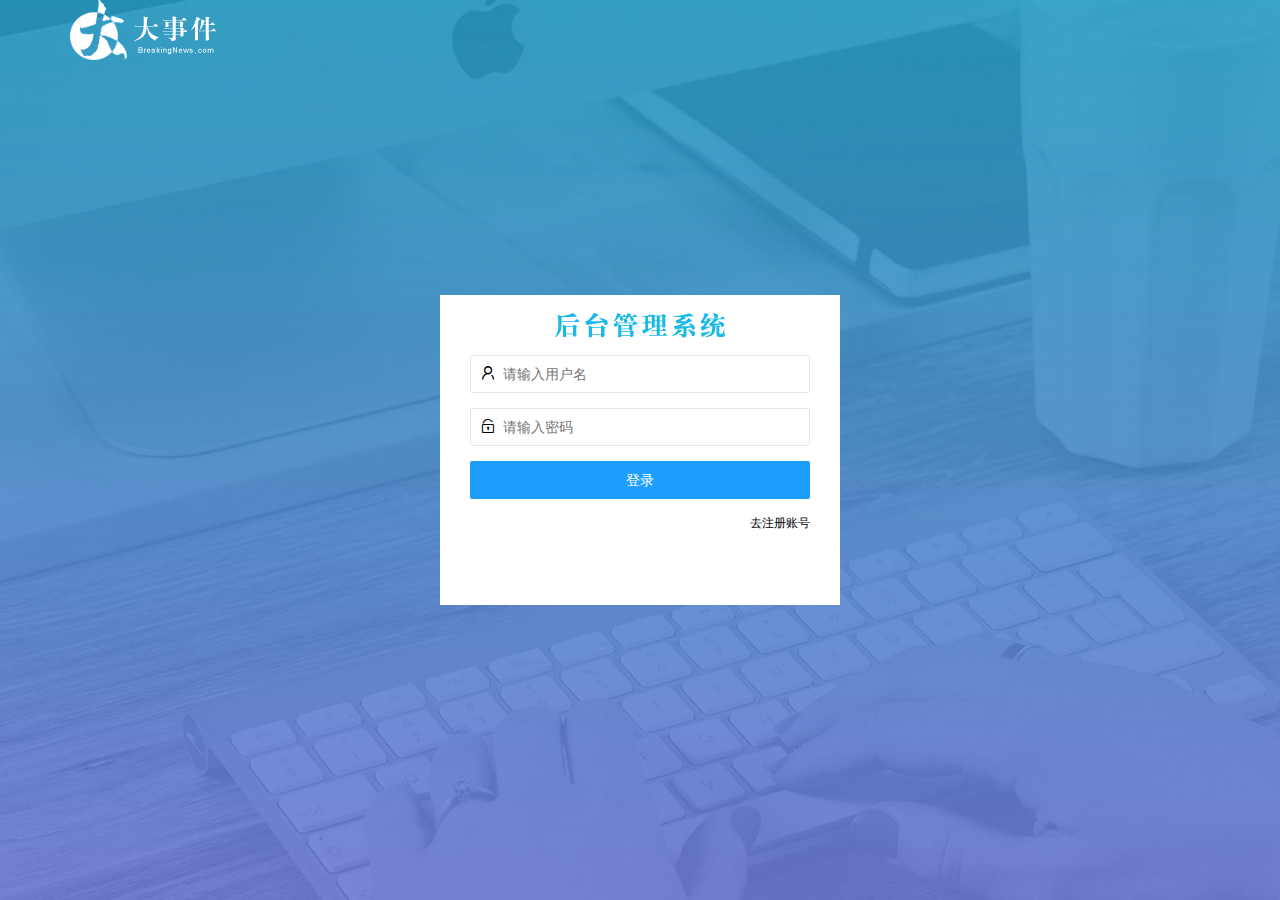
<file: login.html>
<!DOCTYPE html>
<html lang="en">
<head>
    <meta charset="UTF-8">
    <meta name="viewport" content="width=device-width, initial-scale=1.0">
    <title>登录 - 大事件</title>
    <link rel="shortcut icon" href="/assets/images/favicon.ico" type="image/x-icon">
    <!-- 导入 LayUI 的样式 -->
    <link rel="stylesheet" href="/assets/lib/layui/css/layui.css" />
    <!-- 导入自己的样式表 -->
    <link rel="stylesheet" href="/assets/css/login.css" />
</head>
<body>
    <!-- 头部的 Logo 区域 -->
    <div class="layui-main">
      <img src="/assets/images/logo.png" alt="" />
    </div>

    <!-- 登录注册区域 -->
    <div class="loginAndRegBox">
        <div class="title-box"></div>
        <!-- 登录的div -->
        <div class="login-box">
            <!-- 登录的表单 -->
            <form class="layui-form" id="form_login">
                <!-- 用户名 -->
                <div class="layui-form-item">
                    <i class="layui-icon layui-icon-username"></i>
                    <input type="text" name="username" required lay-verify="required" placeholder="请输入用户名" autocomplete="off" class="layui-input" />
                </div>
                <!-- 密码 -->
                <div class="layui-form-item">
                    <i class="layui-icon layui-icon-password"></i>
                    <input type="password" name="password" required lay-verify="required|pwd" placeholder="请输入密码" autocomplete="off" class="layui-input" />
                </div>
                <!-- 登录按钮 -->
                <div class="layui-form-item">
                    <!-- 注意：表单提交按钮和普通按钮的区别，就是 lay-submit 属性 -->
                    <button class="layui-btn layui-btn-fluid layui-btn-normal" lay-submit>登录</button>
                </div>
                <div class="layui-form-item links">
                    <span id="link_reg">去注册账号</span>
                </div>
            </form>
        </div>
        <!-- 注册的div -->
        <div class="reg-box">
            <!-- 注册的表单 -->
            <form class="layui-form" id="form_reg">
                <!-- 用户名 -->
                <div class="layui-form-item">
                    <i class="layui-icon layui-icon-username"></i>
                    <input type="text" name="username" required lay-verify="required" placeholder="请输入用户名" autocomplete="off" class="layui-input" />
                </div>
                <!-- 密码 -->
                <div class="layui-form-item">
                    <i class="layui-icon layui-icon-password"></i>
                    <input type="password" name="password" required lay-verify="required|pwd" placeholder="请输入密码" autocomplete="off" class="layui-input" />
                </div>
                <!-- 密码确认框 -->
                <div class="layui-form-item">
                    <i class="layui-icon layui-icon-password"></i>
                    <input type="password" name="repassword" required lay-verify="required|pwd|repwd" placeholder="再次确认密码" autocomplete="off" class="layui-input" />
                </div>
                <!-- 注册按钮 -->
                <div class="layui-form-item">
                    <!-- 注意：表单提交按钮和普通按钮的区别，就是 lay-submit 属性 -->
                    <button class="layui-btn layui-btn-fluid layui-btn-normal" lay-submit>注册</button>
                </div>
                <div class="layui-form-item links">
                    <span id="link_login">去登录</span>
                </div>
            </form>
        </div>
    </div>

    <!-- 导入 Layui 的JS文件 -->
    <script src="/assets/lib/layui/layui.all.js"></script>
    <!-- 导入 JQuery -->
    <script src="/assets/lib/jquery.js"></script>
    <!-- 导入自己封装的 baseAPI.js -->
    <script src="/assets/js/baseAPI.js"></script>
    <!-- 导入自己的 JavaScript 脚本 -->
    <script src="/assets/js/login.js"></script>
  </body>
</html>
</file>
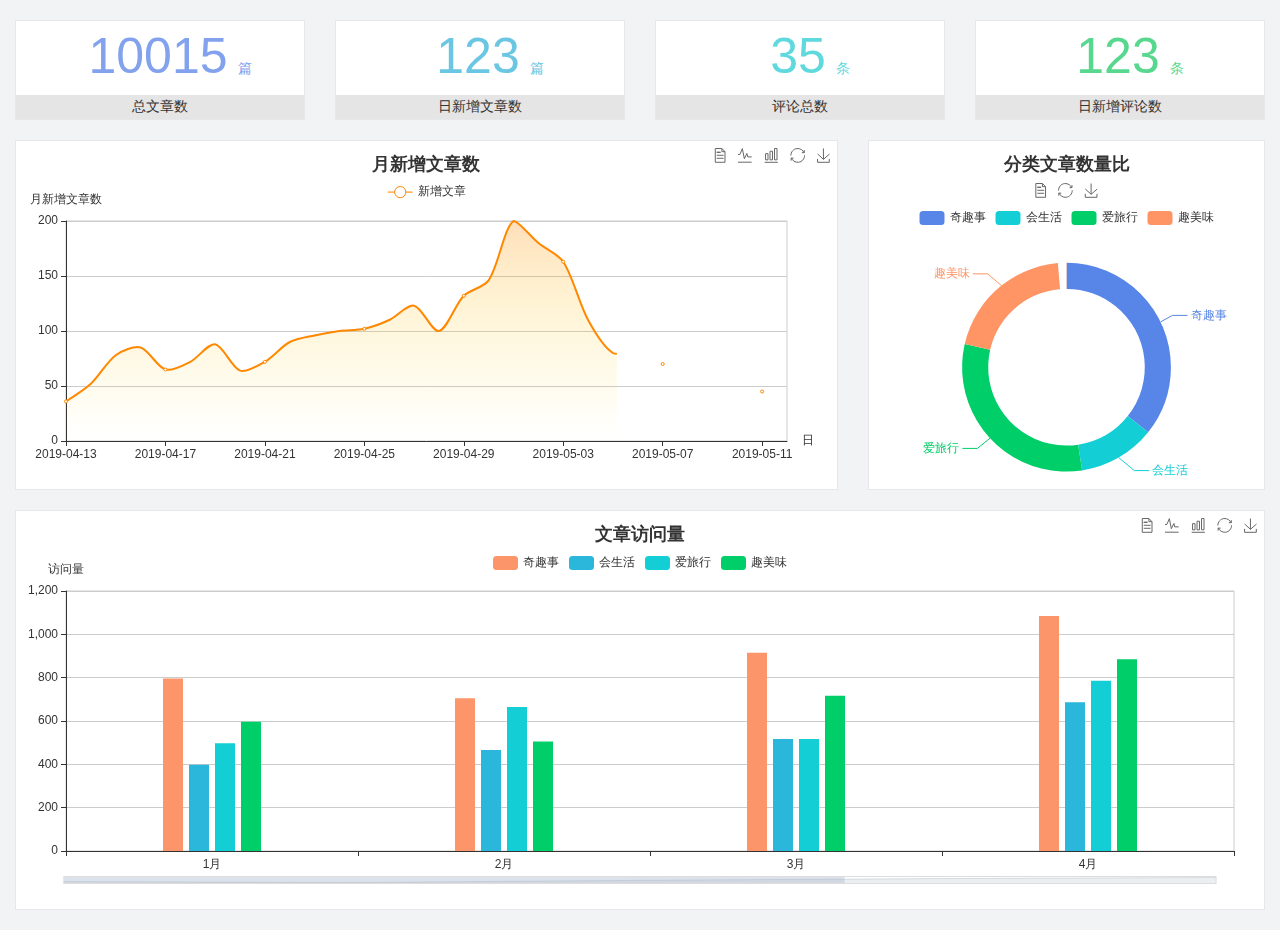
<file: home/dashboard.html>
<!DOCTYPE html>
<html lang="en">

<head>
  <meta charset="UTF-8">
  <meta name="viewport" content="width=device-width, initial-scale=1.0">
  <meta http-equiv="X-UA-Compatible" content="ie=edge">
  <title>图表统计</title>
  <link rel="stylesheet" href="../../assets/lib/bootstrap.css" />
  <link rel="stylesheet" href="../../assets/lib/main.css" />
  <script src="../../assets/lib/jquery.js"></script>
  <script type="text/javascript" src="../../assets/lib/echarts.min.js"></script>
</head>

<body>
  <div class="container-fluid">
    <div class="row spannel_list">
      <div class="col-sm-3 col-xs-6">
        <div class="spannel">
          <em>10015</em><span>篇</span>
          <b>总文章数</b>
        </div>
      </div>
      <div class="col-sm-3 col-xs-6">
        <div class="spannel scolor01">
          <em>123</em><span>篇</span>
          <b>日新增文章数</b>
        </div>
      </div>
      <div class="col-sm-3 col-xs-6">
        <div class="spannel scolor02">
          <em>35</em><span>条</span>
          <b>评论总数</b>
        </div>
      </div>
      <div class="col-sm-3 col-xs-6">
        <div class="spannel scolor03">
          <em>123</em><span>条</span>
          <b>日新增评论数</b>
        </div>
      </div>
    </div>
  </div>

  <div class="container-fluid">
    <div class="row curve-pie">
      <div class="col-lg-8 col-md-8">
        <div class="gragh_pannel" id="curve_show"></div>
      </div>
      <div class="col-lg-4 col-md-4">
        <div class="gragh_pannel" id="pie_show"></div>
      </div>
    </div>
  </div>

  <div class="container-fluid">
    <div class="column_pannel" id="column_show"></div>
  </div>

  <script>
    var oChart = echarts.init(document.getElementById('curve_show'));
    var aList_all = [
      { 'count': 36, 'date': '2019-04-13' },
      { 'count': 52, 'date': '2019-04-14' },
      { 'count': 78, 'date': '2019-04-15' },
      { 'count': 85, 'date': '2019-04-16' },
      { 'count': 65, 'date': '2019-04-17' },
      { 'count': 72, 'date': '2019-04-18' },
      { 'count': 88, 'date': '2019-04-19' },
      { 'count': 64, 'date': '2019-04-20' },
      { 'count': 72, 'date': '2019-04-21' },
      { 'count': 90, 'date': '2019-04-22' },
      { 'count': 96, 'date': '2019-04-23' },
      { 'count': 100, 'date': '2019-04-24' },
      { 'count': 102, 'date': '2019-04-25' },
      { 'count': 110, 'date': '2019-04-26' },
      { 'count': 123, 'date': '2019-04-27' },
      { 'count': 100, 'date': '2019-04-28' },
      { 'count': 132, 'date': '2019-04-29' },
      { 'count': 146, 'date': '2019-04-30' },
      { 'count': 200, 'date': '2019-05-01' },
      { 'count': 180, 'date': '2019-05-02' },
      { 'count': 163, 'date': '2019-05-03' },
      { 'count': 110, 'date': '2019-05-04' },
      { 'count': 80, 'date': '2019-05-05' },
      { 'count': 82, 'date': '2019-05-06' },
      { 'count': 70, 'date': '2019-05-07' },
      { 'count': 65, 'date': '2019-05-08' },
      { 'count': 54, 'date': '2019-05-09' },
      { 'count': 40, 'date': '2019-05-10' },
      { 'count': 45, 'date': '2019-05-11' },
      { 'count': 38, 'date': '2019-05-12' },
    ];

    let aCount = [];
    let aDate = [];

    for (var i = 0; i < aList_all.length; i++) {
      aCount.push(aList_all[i].count);
      aDate.push(aList_all[i].date);
    }

    var chartopt = {
      title: {
        text: '月新增文章数',
        left: 'center',
        top: '10'
      },
      tooltip: {
        trigger: 'axis'
      },
      legend: {
        data: ['新增文章'],
        top: '40'
      },
      toolbox: {
        show: true,
        feature: {
          mark: { show: true },
          dataView: { show: true, readOnly: false },
          magicType: { show: true, type: ['line', 'bar'] },
          restore: { show: true },
          saveAsImage: { show: true }
        }
      },
      calculable: true,
      xAxis: [
        {
          name: '日',
          type: 'category',
          boundaryGap: false,
          data: aDate
        }
      ],
      yAxis: [
        {
          name: '月新增文章数',
          type: 'value'
        }
      ],
      series: [
        {
          name: '新增文章',
          type: 'line',
          smooth: true,
          itemStyle: { normal: { areaStyle: { type: 'default' }, color: '#f80' }, lineStyle: { color: '#f80' } },
          data: aCount
        }],
      areaStyle: {
        normal: {
          color: new echarts.graphic.LinearGradient(0, 0, 0, 1, [{
            offset: 0,
            color: 'rgba(255,136,0,0.39)'
          }, {
            offset: .34,
            color: 'rgba(255,180,0,0.25)'
          }, {
            offset: 1,
            color: 'rgba(255,222,0,0.00)'
          }])

        }
      },
      grid: {
        show: true,
        x: 50,
        x2: 50,
        y: 80,
        height: 220
      }
    };

    oChart.setOption(chartopt);


    var oPie = echarts.init(document.getElementById('pie_show'));
    var oPieopt =
    {
      title: {
        top: 10,
        text: '分类文章数量比',
        x: 'center'
      },
      tooltip: {
        trigger: 'item',
        formatter: "{a} <br/>{b} : {c} ({d}%)"
      },
      color: ['#5885e8', '#13cfd5', '#00ce68', '#ff9565'],
      legend: {
        x: 'center',
        top: 65,
        data: ['奇趣事', '会生活', '爱旅行', '趣美味']
      },
      toolbox: {
        show: true,
        x: 'center',
        top: 35,
        feature: {
          mark: { show: true },
          dataView: { show: true, readOnly: false },
          magicType: {
            show: true,
            type: ['pie', 'funnel'],
            option: {
              funnel: {
                x: '25%',
                width: '50%',
                funnelAlign: 'left',
                max: 1548
              }
            }
          },
          restore: { show: true },
          saveAsImage: { show: true }
        }
      },
      calculable: true,
      series: [
        {
          name: '访问来源',
          type: 'pie',
          radius: ['45%', '60%'],
          center: ['50%', '65%'],
          data: [
            { value: 300, name: '奇趣事' },
            { value: 100, name: '会生活' },
            { value: 260, name: '爱旅行' },
            { value: 180, name: '趣美味' }
          ]
        }
      ]
    };
    oPie.setOption(oPieopt);



    var oColumn = this.echarts.init(document.getElementById('column_show'));
    var oColumnopt =
    {
      title: {
        text: '文章访问量',
        left: 'center',
        top: '10'
      },
      tooltip: {
        trigger: 'axis'
      },
      legend: {
        data: ['奇趣事', '会生活', '爱旅行', '趣美味'],
        top: '40'
      },
      toolbox: {
        show: true,
        feature: {
          mark: { show: true },
          dataView: { show: true, readOnly: false },
          magicType: { show: true, type: ['line', 'bar'] },
          restore: { show: true },
          saveAsImage: { show: true }
        }
      },
      calculable: true,
      xAxis: [
        {
          type: 'category',
          data: ['1月', '2月', '3月', '4月', '5月']
        }
      ],
      yAxis: [
        {
          name: '访问量',
          type: 'value'
        }
      ],
      series: [
        {
          name: '奇趣事',
          type: 'bar',
          barWidth: 20,
          itemStyle: {
            normal: { areaStyle: { type: 'default' }, color: '#fd956a' }
          },
          data: [800, 708, 920, 1090, 1200]
        },
        {
          name: '会生活',
          type: 'bar',
          barWidth: 20,
          itemStyle: {
            normal: { areaStyle: { type: 'default' }, color: '#2bb6db' }
          },
          data: [400, 468, 520, 690, 800]
        },
        {
          name: '爱旅行',
          type: 'bar',
          barWidth: 20,
          itemStyle: {
            normal: { areaStyle: { type: 'default' }, color: '#13cfd5' }
          },
          data: [500, 668, 520, 790, 900]
        },
        {
          name: '趣美味',
          type: 'bar',
          barWidth: 20,
          itemStyle: {
            normal: { areaStyle: { type: 'default' }, color: '#00ce68' }
          },
          data: [600, 508, 720, 890, 1000]
        }
      ],
      grid: {
        show: true,
        x: 50,
        x2: 30,
        y: 80,
        height: 260
      },
      dataZoom: [//给x轴设置滚动条
        {
          start: 0,//默认为0
          end: 100 - 1000 / 31,//默认为100
          type: 'slider',
          show: true,
          xAxisIndex: [0],
          handleSize: 0,//滑动条的 左右2个滑动条的大小
          height: 8,//组件高度
          left: 45, //左边的距离
          right: 50,//右边的距离
          bottom: 26,//右边的距离
          handleColor: '#ddd',//h滑动图标的颜色
          handleStyle: {
            borderColor: "#cacaca",
            borderWidth: "1",
            shadowBlur: 2,
            background: "#ddd",
            shadowColor: "#ddd",
          }
        }]
    };
    oColumn.setOption(oColumnopt);
  </script>
</body>

</html>
</file>
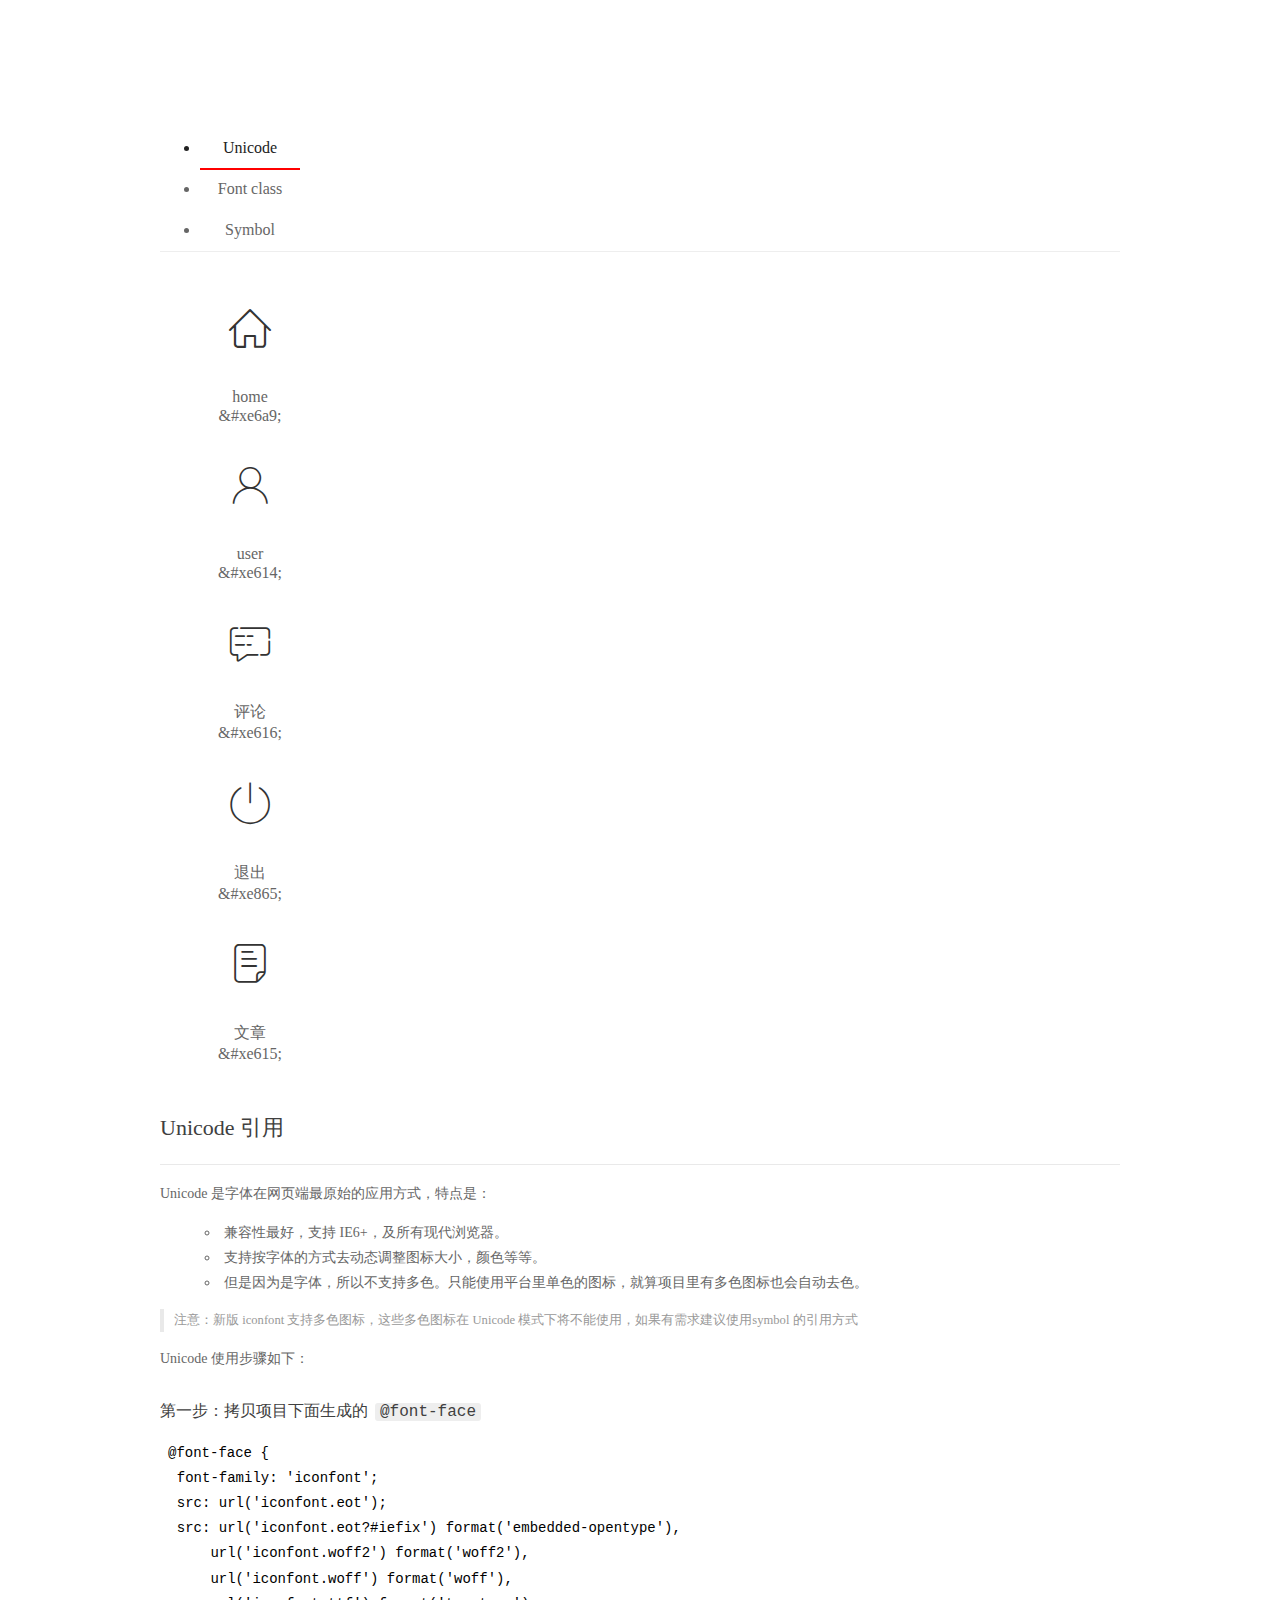
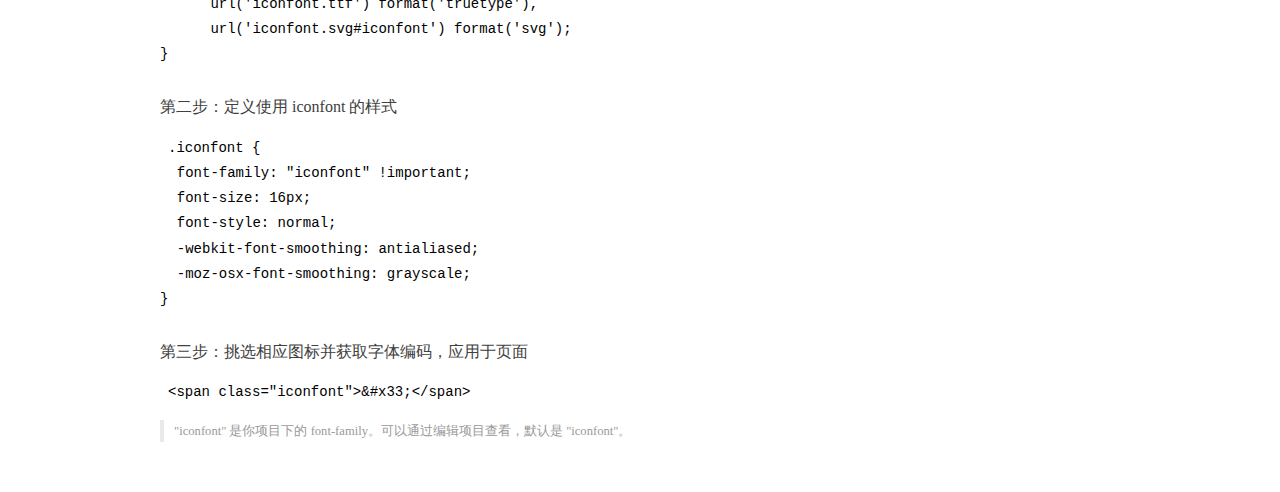
<file: assets/fonts/demo_index.html>
<!DOCTYPE html>
<html>
<head>
  <meta charset="utf-8"/>
  <title>IconFont Demo</title>
  <link rel="shortcut icon" href="https://gtms04.alicdn.com/tps/i4/TB1_oz6GVXXXXaFXpXXJDFnIXXX-64-64.ico" type="image/x-icon"/>
  <link rel="stylesheet" href="https://g.alicdn.com/thx/cube/1.3.2/cube.min.css">
  <link rel="stylesheet" href="demo.css">
  <link rel="stylesheet" href="iconfont.css">
  <script src="iconfont.js"></script>
  <!-- jQuery -->
  <script src="https://a1.alicdn.com/oss/uploads/2018/12/26/7bfddb60-08e8-11e9-9b04-53e73bb6408b.js"></script>
  <!-- 代码高亮 -->
  <script src="https://a1.alicdn.com/oss/uploads/2018/12/26/a3f714d0-08e6-11e9-8a15-ebf944d7534c.js"></script>
</head>
<body>
  <div class="main">
    <h1 class="logo"><a href="https://www.iconfont.cn/" title="iconfont 首页" target="_blank">&#xe86b;</a></h1>
    <div class="nav-tabs">
      <ul id="tabs" class="dib-box">
        <li class="dib active"><span>Unicode</span></li>
        <li class="dib"><span>Font class</span></li>
        <li class="dib"><span>Symbol</span></li>
      </ul>
      
    </div>
    <div class="tab-container">
      <div class="content unicode" style="display: block;">
          <ul class="icon_lists dib-box">
          
            <li class="dib">
              <span class="icon iconfont">&#xe6a9;</span>
                <div class="name">home</div>
                <div class="code-name">&amp;#xe6a9;</div>
              </li>
          
            <li class="dib">
              <span class="icon iconfont">&#xe614;</span>
                <div class="name">user</div>
                <div class="code-name">&amp;#xe614;</div>
              </li>
          
            <li class="dib">
              <span class="icon iconfont">&#xe616;</span>
                <div class="name">评论</div>
                <div class="code-name">&amp;#xe616;</div>
              </li>
          
            <li class="dib">
              <span class="icon iconfont">&#xe865;</span>
                <div class="name">退出</div>
                <div class="code-name">&amp;#xe865;</div>
              </li>
          
            <li class="dib">
              <span class="icon iconfont">&#xe615;</span>
                <div class="name">文章</div>
                <div class="code-name">&amp;#xe615;</div>
              </li>
          
          </ul>
          <div class="article markdown">
          <h2 id="unicode-">Unicode 引用</h2>
          <hr>

          <p>Unicode 是字体在网页端最原始的应用方式，特点是：</p>
          <ul>
            <li>兼容性最好，支持 IE6+，及所有现代浏览器。</li>
            <li>支持按字体的方式去动态调整图标大小，颜色等等。</li>
            <li>但是因为是字体，所以不支持多色。只能使用平台里单色的图标，就算项目里有多色图标也会自动去色。</li>
          </ul>
          <blockquote>
            <p>注意：新版 iconfont 支持多色图标，这些多色图标在 Unicode 模式下将不能使用，如果有需求建议使用symbol 的引用方式</p>
          </blockquote>
          <p>Unicode 使用步骤如下：</p>
          <h3 id="-font-face">第一步：拷贝项目下面生成的 <code>@font-face</code></h3>
<pre><code class="language-css"
>@font-face {
  font-family: 'iconfont';
  src: url('iconfont.eot');
  src: url('iconfont.eot?#iefix') format('embedded-opentype'),
      url('iconfont.woff2') format('woff2'),
      url('iconfont.woff') format('woff'),
      url('iconfont.ttf') format('truetype'),
      url('iconfont.svg#iconfont') format('svg');
}
</code></pre>
          <h3 id="-iconfont-">第二步：定义使用 iconfont 的样式</h3>
<pre><code class="language-css"
>.iconfont {
  font-family: "iconfont" !important;
  font-size: 16px;
  font-style: normal;
  -webkit-font-smoothing: antialiased;
  -moz-osx-font-smoothing: grayscale;
}
</code></pre>
          <h3 id="-">第三步：挑选相应图标并获取字体编码，应用于页面</h3>
<pre>
<code class="language-html"
>&lt;span class="iconfont"&gt;&amp;#x33;&lt;/span&gt;
</code></pre>
          <blockquote>
            <p>"iconfont" 是你项目下的 font-family。可以通过编辑项目查看，默认是 "iconfont"。</p>
          </blockquote>
          </div>
      </div>
      <div class="content font-class">
        <ul class="icon_lists dib-box">
          
          <li class="dib">
            <span class="icon iconfont icon-home"></span>
            <div class="name">
              home
            </div>
            <div class="code-name">.icon-home
            </div>
          </li>
          
          <li class="dib">
            <span class="icon iconfont icon-user"></span>
            <div class="name">
              user
            </div>
            <div class="code-name">.icon-user
            </div>
          </li>
          
          <li class="dib">
            <span class="icon iconfont icon-pinglun"></span>
            <div class="name">
              评论
            </div>
            <div class="code-name">.icon-pinglun
            </div>
          </li>
          
          <li class="dib">
            <span class="icon iconfont icon-tuichu"></span>
            <div class="name">
              退出
            </div>
            <div class="code-name">.icon-tuichu
            </div>
          </li>
          
          <li class="dib">
            <span class="icon iconfont icon-16"></span>
            <div class="name">
              文章
            </div>
            <div class="code-name">.icon-16
            </div>
          </li>
          
        </ul>
        <div class="article markdown">
        <h2 id="font-class-">font-class 引用</h2>
        <hr>

        <p>font-class 是 Unicode 使用方式的一种变种，主要是解决 Unicode 书写不直观，语意不明确的问题。</p>
        <p>与 Unicode 使用方式相比，具有如下特点：</p>
        <ul>
          <li>兼容性良好，支持 IE8+，及所有现代浏览器。</li>
          <li>相比于 Unicode 语意明确，书写更直观。可以很容易分辨这个 icon 是什么。</li>
          <li>因为使用 class 来定义图标，所以当要替换图标时，只需要修改 class 里面的 Unicode 引用。</li>
          <li>不过因为本质上还是使用的字体，所以多色图标还是不支持的。</li>
        </ul>
        <p>使用步骤如下：</p>
        <h3 id="-fontclass-">第一步：引入项目下面生成的 fontclass 代码：</h3>
<pre><code class="language-html">&lt;link rel="stylesheet" href="./iconfont.css"&gt;
</code></pre>
        <h3 id="-">第二步：挑选相应图标并获取类名，应用于页面：</h3>
<pre><code class="language-html">&lt;span class="iconfont icon-xxx"&gt;&lt;/span&gt;
</code></pre>
        <blockquote>
          <p>"
            iconfont" 是你项目下的 font-family。可以通过编辑项目查看，默认是 "iconfont"。</p>
        </blockquote>
      </div>
      </div>
      <div class="content symbol">
          <ul class="icon_lists dib-box">
          
            <li class="dib">
                <svg class="icon svg-icon" aria-hidden="true">
                  <use xlink:href="#icon-home"></use>
                </svg>
                <div class="name">home</div>
                <div class="code-name">#icon-home</div>
            </li>
          
            <li class="dib">
                <svg class="icon svg-icon" aria-hidden="true">
                  <use xlink:href="#icon-user"></use>
                </svg>
                <div class="name">user</div>
                <div class="code-name">#icon-user</div>
            </li>
          
            <li class="dib">
                <svg class="icon svg-icon" aria-hidden="true">
                  <use xlink:href="#icon-pinglun"></use>
                </svg>
                <div class="name">评论</div>
                <div class="code-name">#icon-pinglun</div>
            </li>
          
            <li class="dib">
                <svg class="icon svg-icon" aria-hidden="true">
                  <use xlink:href="#icon-tuichu"></use>
                </svg>
                <div class="name">退出</div>
                <div class="code-name">#icon-tuichu</div>
            </li>
          
            <li class="dib">
                <svg class="icon svg-icon" aria-hidden="true">
                  <use xlink:href="#icon-16"></use>
                </svg>
                <div class="name">文章</div>
                <div class="code-name">#icon-16</div>
            </li>
          
          </ul>
          <div class="article markdown">
          <h2 id="symbol-">Symbol 引用</h2>
          <hr>

          <p>这是一种全新的使用方式，应该说这才是未来的主流，也是平台目前推荐的用法。相关介绍可以参考这篇<a href="">文章</a>
            这种用法其实是做了一个 SVG 的集合，与另外两种相比具有如下特点：</p>
          <ul>
            <li>支持多色图标了，不再受单色限制。</li>
            <li>通过一些技巧，支持像字体那样，通过 <code>font-size</code>, <code>color</code> 来调整样式。</li>
            <li>兼容性较差，支持 IE9+，及现代浏览器。</li>
            <li>浏览器渲染 SVG 的性能一般，还不如 png。</li>
          </ul>
          <p>使用步骤如下：</p>
          <h3 id="-symbol-">第一步：引入项目下面生成的 symbol 代码：</h3>
<pre><code class="language-html">&lt;script src="./iconfont.js"&gt;&lt;/script&gt;
</code></pre>
          <h3 id="-css-">第二步：加入通用 CSS 代码（引入一次就行）：</h3>
<pre><code class="language-html">&lt;style&gt;
.icon {
  width: 1em;
  height: 1em;
  vertical-align: -0.15em;
  fill: currentColor;
  overflow: hidden;
}
&lt;/style&gt;
</code></pre>
          <h3 id="-">第三步：挑选相应图标并获取类名，应用于页面：</h3>
<pre><code class="language-html">&lt;svg class="icon" aria-hidden="true"&gt;
  &lt;use xlink:href="#icon-xxx"&gt;&lt;/use&gt;
&lt;/svg&gt;
</code></pre>
          </div>
      </div>

    </div>
  </div>
  <script>
  $(document).ready(function () {
      $('.tab-container .content:first').show()

      $('#tabs li').click(function (e) {
        var tabContent = $('.tab-container .content')
        var index = $(this).index()

        if ($(this).hasClass('active')) {
          return
        } else {
          $('#tabs li').removeClass('active')
          $(this).addClass('active')

          tabContent.hide().eq(index).fadeIn()
        }
      })
    })
  </script>
</body>
</html>
</file>
<file: assets/lib/layui/css/layui.css>
/** layui-v2.5.5 MIT License By https://www.layui.com */
 .layui-inline,img{display:inline-block;vertical-align:middle}h1,h2,h3,h4,h5,h6{font-weight:400}.layui-edge,.layui-header,.layui-inline,.layui-main{position:relative}.layui-body,.layui-edge,.layui-elip{overflow:hidden}.layui-btn,.layui-edge,.layui-inline,img{vertical-align:middle}.layui-btn,.layui-disabled,.layui-icon,.layui-unselect{-moz-user-select:none;-webkit-user-select:none;-ms-user-select:none}.layui-elip,.layui-form-checkbox span,.layui-form-pane .layui-form-label{text-overflow:ellipsis;white-space:nowrap}.layui-breadcrumb,.layui-tree-btnGroup{visibility:hidden}blockquote,body,button,dd,div,dl,dt,form,h1,h2,h3,h4,h5,h6,input,li,ol,p,pre,td,textarea,th,ul{margin:0;padding:0;-webkit-tap-highlight-color:rgba(0,0,0,0)}a:active,a:hover{outline:0}img{border:none}li{list-style:none}table{border-collapse:collapse;border-spacing:0}h4,h5,h6{font-size:100%}button,input,optgroup,option,select,textarea{font-family:inherit;font-size:inherit;font-style:inherit;font-weight:inherit;outline:0}pre{white-space:pre-wrap;white-space:-moz-pre-wrap;white-space:-pre-wrap;white-space:-o-pre-wrap;word-wrap:break-word}body{line-height:24px;font:14px Helvetica Neue,Helvetica,PingFang SC,Tahoma,Arial,sans-serif}hr{height:1px;margin:10px 0;border:0;clear:both}a{color:#333;text-decoration:none}a:hover{color:#777}a cite{font-style:normal;*cursor:pointer}.layui-border-box,.layui-border-box *{box-sizing:border-box}.layui-box,.layui-box *{box-sizing:content-box}.layui-clear{clear:both;*zoom:1}.layui-clear:after{content:'\20';clear:both;*zoom:1;display:block;height:0}.layui-inline{*display:inline;*zoom:1}.layui-edge{display:inline-block;width:0;height:0;border-width:6px;border-style:dashed;border-color:transparent}.layui-edge-top{top:-4px;border-bottom-color:#999;border-bottom-style:solid}.layui-edge-right{border-left-color:#999;border-left-style:solid}.layui-edge-bottom{top:2px;border-top-color:#999;border-top-style:solid}.layui-edge-left{border-right-color:#999;border-right-style:solid}.layui-disabled,.layui-disabled:hover{color:#d2d2d2!important;cursor:not-allowed!important}.layui-circle{border-radius:100%}.layui-show{display:block!important}.layui-hide{display:none!important}@font-face{font-family:layui-icon;src:url(../font/iconfont.eot?v=250);src:url(../font/iconfont.eot?v=250#iefix) format('embedded-opentype'),url(../font/iconfont.woff2?v=250) format('woff2'),url(../font/iconfont.woff?v=250) format('woff'),url(../font/iconfont.ttf?v=250) format('truetype'),url(../font/iconfont.svg?v=250#layui-icon) format('svg')}.layui-icon{font-family:layui-icon!important;font-size:16px;font-style:normal;-webkit-font-smoothing:antialiased;-moz-osx-font-smoothing:grayscale}.layui-icon-reply-fill:before{content:"\e611"}.layui-icon-set-fill:before{content:"\e614"}.layui-icon-menu-fill:before{content:"\e60f"}.layui-icon-search:before{content:"\e615"}.layui-icon-share:before{content:"\e641"}.layui-icon-set-sm:before{content:"\e620"}.layui-icon-engine:before{content:"\e628"}.layui-icon-close:before{content:"\1006"}.layui-icon-close-fill:before{content:"\1007"}.layui-icon-chart-screen:before{content:"\e629"}.layui-icon-star:before{content:"\e600"}.layui-icon-circle-dot:before{content:"\e617"}.layui-icon-chat:before{content:"\e606"}.layui-icon-release:before{content:"\e609"}.layui-icon-list:before{content:"\e60a"}.layui-icon-chart:before{content:"\e62c"}.layui-icon-ok-circle:before{content:"\1005"}.layui-icon-layim-theme:before{content:"\e61b"}.layui-icon-table:before{content:"\e62d"}.layui-icon-right:before{content:"\e602"}.layui-icon-left:before{content:"\e603"}.layui-icon-cart-simple:before{content:"\e698"}.layui-icon-face-cry:before{content:"\e69c"}.layui-icon-face-smile:before{content:"\e6af"}.layui-icon-survey:before{content:"\e6b2"}.layui-icon-tree:before{content:"\e62e"}.layui-icon-upload-circle:before{content:"\e62f"}.layui-icon-add-circle:before{content:"\e61f"}.layui-icon-download-circle:before{content:"\e601"}.layui-icon-templeate-1:before{content:"\e630"}.layui-icon-util:before{content:"\e631"}.layui-icon-face-surprised:before{content:"\e664"}.layui-icon-edit:before{content:"\e642"}.layui-icon-speaker:before{content:"\e645"}.layui-icon-down:before{content:"\e61a"}.layui-icon-file:before{content:"\e621"}.layui-icon-layouts:before{content:"\e632"}.layui-icon-rate-half:before{content:"\e6c9"}.layui-icon-add-circle-fine:before{content:"\e608"}.layui-icon-prev-circle:before{content:"\e633"}.layui-icon-read:before{content:"\e705"}.layui-icon-404:before{content:"\e61c"}.layui-icon-carousel:before{content:"\e634"}.layui-icon-help:before{content:"\e607"}.layui-icon-code-circle:before{content:"\e635"}.layui-icon-water:before{content:"\e636"}.layui-icon-username:before{content:"\e66f"}.layui-icon-find-fill:before{content:"\e670"}.layui-icon-about:before{content:"\e60b"}.layui-icon-location:before{content:"\e715"}.layui-icon-up:before{content:"\e619"}.layui-icon-pause:before{content:"\e651"}.layui-icon-date:before{content:"\e637"}.layui-icon-layim-uploadfile:before{content:"\e61d"}.layui-icon-delete:before{content:"\e640"}.layui-icon-play:before{content:"\e652"}.layui-icon-top:before{content:"\e604"}.layui-icon-friends:before{content:"\e612"}.layui-icon-refresh-3:before{content:"\e9aa"}.layui-icon-ok:before{content:"\e605"}.layui-icon-layer:before{content:"\e638"}.layui-icon-face-smile-fine:before{content:"\e60c"}.layui-icon-dollar:before{content:"\e659"}.layui-icon-group:before{content:"\e613"}.layui-icon-layim-download:before{content:"\e61e"}.layui-icon-picture-fine:before{content:"\e60d"}.layui-icon-link:before{content:"\e64c"}.layui-icon-diamond:before{content:"\e735"}.layui-icon-log:before{content:"\e60e"}.layui-icon-rate-solid:before{content:"\e67a"}.layui-icon-fonts-del:before{content:"\e64f"}.layui-icon-unlink:before{content:"\e64d"}.layui-icon-fonts-clear:before{content:"\e639"}.layui-icon-triangle-r:before{content:"\e623"}.layui-icon-circle:before{content:"\e63f"}.layui-icon-radio:before{content:"\e643"}.layui-icon-align-center:before{content:"\e647"}.layui-icon-align-right:before{content:"\e648"}.layui-icon-align-left:before{content:"\e649"}.layui-icon-loading-1:before{content:"\e63e"}.layui-icon-return:before{content:"\e65c"}.layui-icon-fonts-strong:before{content:"\e62b"}.layui-icon-upload:before{content:"\e67c"}.layui-icon-dialogue:before{content:"\e63a"}.layui-icon-video:before{content:"\e6ed"}.layui-icon-headset:before{content:"\e6fc"}.layui-icon-cellphone-fine:before{content:"\e63b"}.layui-icon-add-1:before{content:"\e654"}.layui-icon-face-smile-b:before{content:"\e650"}.layui-icon-fonts-html:before{content:"\e64b"}.layui-icon-form:before{content:"\e63c"}.layui-icon-cart:before{content:"\e657"}.layui-icon-camera-fill:before{content:"\e65d"}.layui-icon-tabs:before{content:"\e62a"}.layui-icon-fonts-code:before{content:"\e64e"}.layui-icon-fire:before{content:"\e756"}.layui-icon-set:before{content:"\e716"}.layui-icon-fonts-u:before{content:"\e646"}.layui-icon-triangle-d:before{content:"\e625"}.layui-icon-tips:before{content:"\e702"}.layui-icon-picture:before{content:"\e64a"}.layui-icon-more-vertical:before{content:"\e671"}.layui-icon-flag:before{content:"\e66c"}.layui-icon-loading:before{content:"\e63d"}.layui-icon-fonts-i:before{content:"\e644"}.layui-icon-refresh-1:before{content:"\e666"}.layui-icon-rmb:before{content:"\e65e"}.layui-icon-home:before{content:"\e68e"}.layui-icon-user:before{content:"\e770"}.layui-icon-notice:before{content:"\e667"}.layui-icon-login-weibo:before{content:"\e675"}.layui-icon-voice:before{content:"\e688"}.layui-icon-upload-drag:before{content:"\e681"}.layui-icon-login-qq:before{content:"\e676"}.layui-icon-snowflake:before{content:"\e6b1"}.layui-icon-file-b:before{content:"\e655"}.layui-icon-template:before{content:"\e663"}.layui-icon-auz:before{content:"\e672"}.layui-icon-console:before{content:"\e665"}.layui-icon-app:before{content:"\e653"}.layui-icon-prev:before{content:"\e65a"}.layui-icon-website:before{content:"\e7ae"}.layui-icon-next:before{content:"\e65b"}.layui-icon-component:before{content:"\e857"}.layui-icon-more:before{content:"\e65f"}.layui-icon-login-wechat:before{content:"\e677"}.layui-icon-shrink-right:before{content:"\e668"}.layui-icon-spread-left:before{content:"\e66b"}.layui-icon-camera:before{content:"\e660"}.layui-icon-note:before{content:"\e66e"}.layui-icon-refresh:before{content:"\e669"}.layui-icon-female:before{content:"\e661"}.layui-icon-male:before{content:"\e662"}.layui-icon-password:before{content:"\e673"}.layui-icon-senior:before{content:"\e674"}.layui-icon-theme:before{content:"\e66a"}.layui-icon-tread:before{content:"\e6c5"}.layui-icon-praise:before{content:"\e6c6"}.layui-icon-star-fill:before{content:"\e658"}.layui-icon-rate:before{content:"\e67b"}.layui-icon-template-1:before{content:"\e656"}.layui-icon-vercode:before{content:"\e679"}.layui-icon-cellphone:before{content:"\e678"}.layui-icon-screen-full:before{content:"\e622"}.layui-icon-screen-restore:before{content:"\e758"}.layui-icon-cols:before{content:"\e610"}.layui-icon-export:before{content:"\e67d"}.layui-icon-print:before{content:"\e66d"}.layui-icon-slider:before{content:"\e714"}.layui-icon-addition:before{content:"\e624"}.layui-icon-subtraction:before{content:"\e67e"}.layui-icon-service:before{content:"\e626"}.layui-icon-transfer:before{content:"\e691"}.layui-main{width:1140px;margin:0 auto}.layui-header{z-index:1000;height:60px}.layui-header a:hover{transition:all .5s;-webkit-transition:all .5s}.layui-side{position:fixed;left:0;top:0;bottom:0;z-index:999;width:200px;overflow-x:hidden}.layui-side-scroll{position:relative;width:220px;height:100%;overflow-x:hidden}.layui-body{position:absolute;left:200px;right:0;top:0;bottom:0;z-index:998;width:auto;overflow-y:auto;box-sizing:border-box}.layui-layout-body{overflow:hidden}.layui-layout-admin .layui-header{background-color:#23262E}.layui-layout-admin .layui-side{top:60px;width:200px;overflow-x:hidden}.layui-layout-admin .layui-body{position:fixed;top:60px;bottom:44px}.layui-layout-admin .layui-main{width:auto;margin:0 15px}.layui-layout-admin .layui-footer{position:fixed;left:200px;right:0;bottom:0;height:44px;line-height:44px;padding:0 15px;background-color:#eee}.layui-layout-admin .layui-logo{position:absolute;left:0;top:0;width:200px;height:100%;line-height:60px;text-align:center;color:#009688;font-size:16px}.layui-layout-admin .layui-header .layui-nav{background:0 0}.layui-layout-left{position:absolute!important;left:200px;top:0}.layui-layout-right{position:absolute!important;right:0;top:0}.layui-container{position:relative;margin:0 auto;padding:0 15px;box-sizing:border-box}.layui-fluid{position:relative;margin:0 auto;padding:0 15px}.layui-row:after,.layui-row:before{content:'';display:block;clear:both}.layui-col-lg1,.layui-col-lg10,.layui-col-lg11,.layui-col-lg12,.layui-col-lg2,.layui-col-lg3,.layui-col-lg4,.layui-col-lg5,.layui-col-lg6,.layui-col-lg7,.layui-col-lg8,.layui-col-lg9,.layui-col-md1,.layui-col-md10,.layui-col-md11,.layui-col-md12,.layui-col-md2,.layui-col-md3,.layui-col-md4,.layui-col-md5,.layui-col-md6,.layui-col-md7,.layui-col-md8,.layui-col-md9,.layui-col-sm1,.layui-col-sm10,.layui-col-sm11,.layui-col-sm12,.layui-col-sm2,.layui-col-sm3,.layui-col-sm4,.layui-col-sm5,.layui-col-sm6,.layui-col-sm7,.layui-col-sm8,.layui-col-sm9,.layui-col-xs1,.layui-col-xs10,.layui-col-xs11,.layui-col-xs12,.layui-col-xs2,.layui-col-xs3,.layui-col-xs4,.layui-col-xs5,.layui-col-xs6,.layui-col-xs7,.layui-col-xs8,.layui-col-xs9{position:relative;display:block;box-sizing:border-box}.layui-col-xs1,.layui-col-xs10,.layui-col-xs11,.layui-col-xs12,.layui-col-xs2,.layui-col-xs3,.layui-col-xs4,.layui-col-xs5,.layui-col-xs6,.layui-col-xs7,.layui-col-xs8,.layui-col-xs9{float:left}.layui-col-xs1{width:8.33333333%}.layui-col-xs2{width:16.66666667%}.layui-col-xs3{width:25%}.layui-col-xs4{width:33.33333333%}.layui-col-xs5{width:41.66666667%}.layui-col-xs6{width:50%}.layui-col-xs7{width:58.33333333%}.layui-col-xs8{width:66.66666667%}.layui-col-xs9{width:75%}.layui-col-xs10{width:83.33333333%}.layui-col-xs11{width:91.66666667%}.layui-col-xs12{width:100%}.layui-col-xs-offset1{margin-left:8.33333333%}.layui-col-xs-offset2{margin-left:16.66666667%}.layui-col-xs-offset3{margin-left:25%}.layui-col-xs-offset4{margin-left:33.33333333%}.layui-col-xs-offset5{margin-left:41.66666667%}.layui-col-xs-offset6{margin-left:50%}.layui-col-xs-offset7{margin-left:58.33333333%}.layui-col-xs-offset8{margin-left:66.66666667%}.layui-col-xs-offset9{margin-left:75%}.layui-col-xs-offset10{margin-left:83.33333333%}.layui-col-xs-offset11{margin-left:91.66666667%}.layui-col-xs-offset12{margin-left:100%}@media screen and (max-width:768px){.layui-hide-xs{display:none!important}.layui-show-xs-block{display:block!important}.layui-show-xs-inline{display:inline!important}.layui-show-xs-inline-block{display:inline-block!important}}@media screen and (min-width:768px){.layui-container{width:750px}.layui-hide-sm{display:none!important}.layui-show-sm-block{display:block!important}.layui-show-sm-inline{display:inline!important}.layui-show-sm-inline-block{display:inline-block!important}.layui-col-sm1,.layui-col-sm10,.layui-col-sm11,.layui-col-sm12,.layui-col-sm2,.layui-col-sm3,.layui-col-sm4,.layui-col-sm5,.layui-col-sm6,.layui-col-sm7,.layui-col-sm8,.layui-col-sm9{float:left}.layui-col-sm1{width:8.33333333%}.layui-col-sm2{width:16.66666667%}.layui-col-sm3{width:25%}.layui-col-sm4{width:33.33333333%}.layui-col-sm5{width:41.66666667%}.layui-col-sm6{width:50%}.layui-col-sm7{width:58.33333333%}.layui-col-sm8{width:66.66666667%}.layui-col-sm9{width:75%}.layui-col-sm10{width:83.33333333%}.layui-col-sm11{width:91.66666667%}.layui-col-sm12{width:100%}.layui-col-sm-offset1{margin-left:8.33333333%}.layui-col-sm-offset2{margin-left:16.66666667%}.layui-col-sm-offset3{margin-left:25%}.layui-col-sm-offset4{margin-left:33.33333333%}.layui-col-sm-offset5{margin-left:41.66666667%}.layui-col-sm-offset6{margin-left:50%}.layui-col-sm-offset7{margin-left:58.33333333%}.layui-col-sm-offset8{margin-left:66.66666667%}.layui-col-sm-offset9{margin-left:75%}.layui-col-sm-offset10{margin-left:83.33333333%}.layui-col-sm-offset11{margin-left:91.66666667%}.layui-col-sm-offset12{margin-left:100%}}@media screen and (min-width:992px){.layui-container{width:970px}.layui-hide-md{display:none!important}.layui-show-md-block{display:block!important}.layui-show-md-inline{display:inline!important}.layui-show-md-inline-block{display:inline-block!important}.layui-col-md1,.layui-col-md10,.layui-col-md11,.layui-col-md12,.layui-col-md2,.layui-col-md3,.layui-col-md4,.layui-col-md5,.layui-col-md6,.layui-col-md7,.layui-col-md8,.layui-col-md9{float:left}.layui-col-md1{width:8.33333333%}.layui-col-md2{width:16.66666667%}.layui-col-md3{width:25%}.layui-col-md4{width:33.33333333%}.layui-col-md5{width:41.66666667%}.layui-col-md6{width:50%}.layui-col-md7{width:58.33333333%}.layui-col-md8{width:66.66666667%}.layui-col-md9{width:75%}.layui-col-md10{width:83.33333333%}.layui-col-md11{width:91.66666667%}.layui-col-md12{width:100%}.layui-col-md-offset1{margin-left:8.33333333%}.layui-col-md-offset2{margin-left:16.66666667%}.layui-col-md-offset3{margin-left:25%}.layui-col-md-offset4{margin-left:33.33333333%}.layui-col-md-offset5{margin-left:41.66666667%}.layui-col-md-offset6{margin-left:50%}.layui-col-md-offset7{margin-left:58.33333333%}.layui-col-md-offset8{margin-left:66.66666667%}.layui-col-md-offset9{margin-left:75%}.layui-col-md-offset10{margin-left:83.33333333%}.layui-col-md-offset11{margin-left:91.66666667%}.layui-col-md-offset12{margin-left:100%}}@media screen and (min-width:1200px){.layui-container{width:1170px}.layui-hide-lg{display:none!important}.layui-show-lg-block{display:block!important}.layui-show-lg-inline{display:inline!important}.layui-show-lg-inline-block{display:inline-block!important}.layui-col-lg1,.layui-col-lg10,.layui-col-lg11,.layui-col-lg12,.layui-col-lg2,.layui-col-lg3,.layui-col-lg4,.layui-col-lg5,.layui-col-lg6,.layui-col-lg7,.layui-col-lg8,.layui-col-lg9{float:left}.layui-col-lg1{width:8.33333333%}.layui-col-lg2{width:16.66666667%}.layui-col-lg3{width:25%}.layui-col-lg4{width:33.33333333%}.layui-col-lg5{width:41.66666667%}.layui-col-lg6{width:50%}.layui-col-lg7{width:58.33333333%}.layui-col-lg8{width:66.66666667%}.layui-col-lg9{width:75%}.layui-col-lg10{width:83.33333333%}.layui-col-lg11{width:91.66666667%}.layui-col-lg12{width:100%}.layui-col-lg-offset1{margin-left:8.33333333%}.layui-col-lg-offset2{margin-left:16.66666667%}.layui-col-lg-offset3{margin-left:25%}.layui-col-lg-offset4{margin-left:33.33333333%}.layui-col-lg-offset5{margin-left:41.66666667%}.layui-col-lg-offset6{margin-left:50%}.layui-col-lg-offset7{margin-left:58.33333333%}.layui-col-lg-offset8{margin-left:66.66666667%}.layui-col-lg-offset9{margin-left:75%}.layui-col-lg-offset10{margin-left:83.33333333%}.layui-col-lg-offset11{margin-left:91.66666667%}.layui-col-lg-offset12{margin-left:100%}}.layui-col-space1{margin:-.5px}.layui-col-space1>*{padding:.5px}.layui-col-space3{margin:-1.5px}.layui-col-space3>*{padding:1.5px}.layui-col-space5{margin:-2.5px}.layui-col-space5>*{padding:2.5px}.layui-col-space8{margin:-3.5px}.layui-col-space8>*{padding:3.5px}.layui-col-space10{margin:-5px}.layui-col-space10>*{padding:5px}.layui-col-space12{margin:-6px}.layui-col-space12>*{padding:6px}.layui-col-space15{margin:-7.5px}.layui-col-space15>*{padding:7.5px}.layui-col-space18{margin:-9px}.layui-col-space18>*{padding:9px}.layui-col-space20{margin:-10px}.layui-col-space20>*{padding:10px}.layui-col-space22{margin:-11px}.layui-col-space22>*{padding:11px}.layui-col-space25{margin:-12.5px}.layui-col-space25>*{padding:12.5px}.layui-col-space30{margin:-15px}.layui-col-space30>*{padding:15px}.layui-btn,.layui-input,.layui-select,.layui-textarea,.layui-upload-button{outline:0;-webkit-appearance:none;transition:all .3s;-webkit-transition:all .3s;box-sizing:border-box}.layui-elem-quote{margin-bottom:10px;padding:15px;line-height:22px;border-left:5px solid #009688;border-radius:0 2px 2px 0;background-color:#f2f2f2}.layui-quote-nm{border-style:solid;border-width:1px 1px 1px 5px;background:0 0}.layui-elem-field{margin-bottom:10px;padding:0;border-width:1px;border-style:solid}.layui-elem-field legend{margin-left:20px;padding:0 10px;font-size:20px;font-weight:300}.layui-field-title{margin:10px 0 20px;border-width:1px 0 0}.layui-field-box{padding:10px 15px}.layui-field-title .layui-field-box{padding:10px 0}.layui-progress{position:relative;height:6px;border-radius:20px;background-color:#e2e2e2}.layui-progress-bar{position:absolute;left:0;top:0;width:0;max-width:100%;height:6px;border-radius:20px;text-align:right;background-color:#5FB878;transition:all .3s;-webkit-transition:all .3s}.layui-progress-big,.layui-progress-big .layui-progress-bar{height:18px;line-height:18px}.layui-progress-text{position:relative;top:-20px;line-height:18px;font-size:12px;color:#666}.layui-progress-big .layui-progress-text{position:static;padding:0 10px;color:#fff}.layui-collapse{border-width:1px;border-style:solid;border-radius:2px}.layui-colla-content,.layui-colla-item{border-top-width:1px;border-top-style:solid}.layui-colla-item:first-child{border-top:none}.layui-colla-title{position:relative;height:42px;line-height:42px;padding:0 15px 0 35px;color:#333;background-color:#f2f2f2;cursor:pointer;font-size:14px;overflow:hidden}.layui-colla-content{display:none;padding:10px 15px;line-height:22px;color:#666}.layui-colla-icon{position:absolute;left:15px;top:0;font-size:14px}.layui-card{margin-bottom:15px;border-radius:2px;background-color:#fff;box-shadow:0 1px 2px 0 rgba(0,0,0,.05)}.layui-card:last-child{margin-bottom:0}.layui-card-header{position:relative;height:42px;line-height:42px;padding:0 15px;border-bottom:1px solid #f6f6f6;color:#333;border-radius:2px 2px 0 0;font-size:14px}.layui-bg-black,.layui-bg-blue,.layui-bg-cyan,.layui-bg-green,.layui-bg-orange,.layui-bg-red{color:#fff!important}.layui-card-body{position:relative;padding:10px 15px;line-height:24px}.layui-card-body[pad15]{padding:15px}.layui-card-body[pad20]{padding:20px}.layui-card-body .layui-table{margin:5px 0}.layui-card .layui-tab{margin:0}.layui-panel-window{position:relative;padding:15px;border-radius:0;border-top:5px solid #E6E6E6;background-color:#fff}.layui-auxiliar-moving{position:fixed;left:0;right:0;top:0;bottom:0;width:100%;height:100%;background:0 0;z-index:9999999999}.layui-form-label,.layui-form-mid,.layui-form-select,.layui-input-block,.layui-input-inline,.layui-textarea{position:relative}.layui-bg-red{background-color:#FF5722!important}.layui-bg-orange{background-color:#FFB800!important}.layui-bg-green{background-color:#009688!important}.layui-bg-cyan{background-color:#2F4056!important}.layui-bg-blue{background-color:#1E9FFF!important}.layui-bg-black{background-color:#393D49!important}.layui-bg-gray{background-color:#eee!important;color:#666!important}.layui-badge-rim,.layui-colla-content,.layui-colla-item,.layui-collapse,.layui-elem-field,.layui-form-pane .layui-form-item[pane],.layui-form-pane .layui-form-label,.layui-input,.layui-layedit,.layui-layedit-tool,.layui-quote-nm,.layui-select,.layui-tab-bar,.layui-tab-card,.layui-tab-title,.layui-tab-title .layui-this:after,.layui-textarea{border-color:#e6e6e6}.layui-timeline-item:before,hr{background-color:#e6e6e6}.layui-text{line-height:22px;font-size:14px;color:#666}.layui-text h1,.layui-text h2,.layui-text h3{font-weight:500;color:#333}.layui-text h1{font-size:30px}.layui-text h2{font-size:24px}.layui-text h3{font-size:18px}.layui-text a:not(.layui-btn){color:#01AAED}.layui-text a:not(.layui-btn):hover{text-decoration:underline}.layui-text ul{padding:5px 0 5px 15px}.layui-text ul li{margin-top:5px;list-style-type:disc}.layui-text em,.layui-word-aux{color:#999!important;padding:0 5px!important}.layui-btn{display:inline-block;height:38px;line-height:38px;padding:0 18px;background-color:#009688;color:#fff;white-space:nowrap;text-align:center;font-size:14px;border:none;border-radius:2px;cursor:pointer}.layui-btn:hover{opacity:.8;filter:alpha(opacity=80);color:#fff}.layui-btn:active{opacity:1;filter:alpha(opacity=100)}.layui-btn+.layui-btn{margin-left:10px}.layui-btn-container{font-size:0}.layui-btn-container .layui-btn{margin-right:10px;margin-bottom:10px}.layui-btn-container .layui-btn+.layui-btn{margin-left:0}.layui-table .layui-btn-container .layui-btn{margin-bottom:9px}.layui-btn-radius{border-radius:100px}.layui-btn .layui-icon{margin-right:3px;font-size:18px;vertical-align:bottom;vertical-align:middle\9}.layui-btn-primary{border:1px solid #C9C9C9;background-color:#fff;color:#555}.layui-btn-primary:hover{border-color:#009688;color:#333}.layui-btn-normal{background-color:#1E9FFF}.layui-btn-warm{background-color:#FFB800}.layui-btn-danger{background-color:#FF5722}.layui-btn-checked{background-color:#5FB878}.layui-btn-disabled,.layui-btn-disabled:active,.layui-btn-disabled:hover{border:1px solid #e6e6e6;background-color:#FBFBFB;color:#C9C9C9;cursor:not-allowed;opacity:1}.layui-btn-lg{height:44px;line-height:44px;padding:0 25px;font-size:16px}.layui-btn-sm{height:30px;line-height:30px;padding:0 10px;font-size:12px}.layui-btn-sm i{font-size:16px!important}.layui-btn-xs{height:22px;line-height:22px;padding:0 5px;font-size:12px}.layui-btn-xs i{font-size:14px!important}.layui-btn-group{display:inline-block;vertical-align:middle;font-size:0}.layui-btn-group .layui-btn{margin-left:0!important;margin-right:0!important;border-left:1px solid rgba(255,255,255,.5);border-radius:0}.layui-btn-group .layui-btn-primary{border-left:none}.layui-btn-group .layui-btn-primary:hover{border-color:#C9C9C9;color:#009688}.layui-btn-group .layui-btn:first-child{border-left:none;border-radius:2px 0 0 2px}.layui-btn-group .layui-btn-primary:first-child{border-left:1px solid #c9c9c9}.layui-btn-group .layui-btn:last-child{border-radius:0 2px 2px 0}.layui-btn-group .layui-btn+.layui-btn{margin-left:0}.layui-btn-group+.layui-btn-group{margin-left:10px}.layui-btn-fluid{width:100%}.layui-input,.layui-select,.layui-textarea{height:38px;line-height:1.3;line-height:38px\9;border-width:1px;border-style:solid;background-color:#fff;border-radius:2px}.layui-input::-webkit-input-placeholder,.layui-select::-webkit-input-placeholder,.layui-textarea::-webkit-input-placeholder{line-height:1.3}.layui-input,.layui-textarea{display:block;width:100%;padding-left:10px}.layui-input:hover,.layui-textarea:hover{border-color:#D2D2D2!important}.layui-input:focus,.layui-textarea:focus{border-color:#C9C9C9!important}.layui-textarea{min-height:100px;height:auto;line-height:20px;padding:6px 10px;resize:vertical}.layui-select{padding:0 10px}.layui-form input[type=checkbox],.layui-form input[type=radio],.layui-form select{display:none}.layui-form [lay-ignore]{display:initial}.layui-form-item{margin-bottom:15px;clear:both;*zoom:1}.layui-form-item:after{content:'\20';clear:both;*zoom:1;display:block;height:0}.layui-form-label{float:left;display:block;padding:9px 15px;width:80px;font-weight:400;line-height:20px;text-align:right}.layui-form-label-col{display:block;float:none;padding:9px 0;line-height:20px;text-align:left}.layui-form-item .layui-inline{margin-bottom:5px;margin-right:10px}.layui-input-block{margin-left:110px;min-height:36px}.layui-input-inline{display:inline-block;vertical-align:middle}.layui-form-item .layui-input-inline{float:left;width:190px;margin-right:10px}.layui-form-text .layui-input-inline{width:auto}.layui-form-mid{float:left;display:block;padding:9px 0!important;line-height:20px;margin-right:10px}.layui-form-danger+.layui-form-select .layui-input,.layui-form-danger:focus{border-color:#FF5722!important}.layui-form-select .layui-input{padding-right:30px;cursor:pointer}.layui-form-select .layui-edge{position:absolute;right:10px;top:50%;margin-top:-3px;cursor:pointer;border-width:6px;border-top-color:#c2c2c2;border-top-style:solid;transition:all .3s;-webkit-transition:all .3s}.layui-form-select dl{display:none;position:absolute;left:0;top:42px;padding:5px 0;z-index:899;min-width:100%;border:1px solid #d2d2d2;max-height:300px;overflow-y:auto;background-color:#fff;border-radius:2px;box-shadow:0 2px 4px rgba(0,0,0,.12);box-sizing:border-box}.layui-form-select dl dd,.layui-form-select dl dt{padding:0 10px;line-height:36px;white-space:nowrap;overflow:hidden;text-overflow:ellipsis}.layui-form-select dl dt{font-size:12px;color:#999}.layui-form-select dl dd{cursor:pointer}.layui-form-select dl dd:hover{background-color:#f2f2f2;-webkit-transition:.5s all;transition:.5s all}.layui-form-select .layui-select-group dd{padding-left:20px}.layui-form-select dl dd.layui-select-tips{padding-left:10px!important;color:#999}.layui-form-select dl dd.layui-this{background-color:#5FB878;color:#fff}.layui-form-checkbox,.layui-form-select dl dd.layui-disabled{background-color:#fff}.layui-form-selected dl{display:block}.layui-form-checkbox,.layui-form-checkbox *,.layui-form-switch{display:inline-block;vertical-align:middle}.layui-form-selected .layui-edge{margin-top:-9px;-webkit-transform:rotate(180deg);transform:rotate(180deg);margin-top:-3px\9}:root .layui-form-selected .layui-edge{margin-top:-9px\0/IE9}.layui-form-selectup dl{top:auto;bottom:42px}.layui-select-none{margin:5px 0;text-align:center;color:#999}.layui-select-disabled .layui-disabled{border-color:#eee!important}.layui-select-disabled .layui-edge{border-top-color:#d2d2d2}.layui-form-checkbox{position:relative;height:30px;line-height:30px;margin-right:10px;padding-right:30px;cursor:pointer;font-size:0;-webkit-transition:.1s linear;transition:.1s linear;box-sizing:border-box}.layui-form-checkbox span{padding:0 10px;height:100%;font-size:14px;border-radius:2px 0 0 2px;background-color:#d2d2d2;color:#fff;overflow:hidden}.layui-form-checkbox:hover span{background-color:#c2c2c2}.layui-form-checkbox i{position:absolute;right:0;top:0;width:30px;height:28px;border:1px solid #d2d2d2;border-left:none;border-radius:0 2px 2px 0;color:#fff;font-size:20px;text-align:center}.layui-form-checkbox:hover i{border-color:#c2c2c2;color:#c2c2c2}.layui-form-checked,.layui-form-checked:hover{border-color:#5FB878}.layui-form-checked span,.layui-form-checked:hover span{background-color:#5FB878}.layui-form-checked i,.layui-form-checked:hover i{color:#5FB878}.layui-form-item .layui-form-checkbox{margin-top:4px}.layui-form-checkbox[lay-skin=primary]{height:auto!important;line-height:normal!important;min-width:18px;min-height:18px;border:none!important;margin-right:0;padding-left:28px;padding-right:0;background:0 0}.layui-form-checkbox[lay-skin=primary] span{padding-left:0;padding-right:15px;line-height:18px;background:0 0;color:#666}.layui-form-checkbox[lay-skin=primary] i{right:auto;left:0;width:16px;height:16px;line-height:16px;border:1px solid #d2d2d2;font-size:12px;border-radius:2px;background-color:#fff;-webkit-transition:.1s linear;transition:.1s linear}.layui-form-checkbox[lay-skin=primary]:hover i{border-color:#5FB878;color:#fff}.layui-form-checked[lay-skin=primary] i{border-color:#5FB878!important;background-color:#5FB878;color:#fff}.layui-checkbox-disbaled[lay-skin=primary] span{background:0 0!important;color:#c2c2c2}.layui-checkbox-disbaled[lay-skin=primary]:hover i{border-color:#d2d2d2}.layui-form-item .layui-form-checkbox[lay-skin=primary]{margin-top:10px}.layui-form-switch{position:relative;height:22px;line-height:22px;min-width:35px;padding:0 5px;margin-top:8px;border:1px solid #d2d2d2;border-radius:20px;cursor:pointer;background-color:#fff;-webkit-transition:.1s linear;transition:.1s linear}.layui-form-switch i{position:absolute;left:5px;top:3px;width:16px;height:16px;border-radius:20px;background-color:#d2d2d2;-webkit-transition:.1s linear;transition:.1s linear}.layui-form-switch em{position:relative;top:0;width:25px;margin-left:21px;padding:0!important;text-align:center!important;color:#999!important;font-style:normal!important;font-size:12px}.layui-form-onswitch{border-color:#5FB878;background-color:#5FB878}.layui-checkbox-disbaled,.layui-checkbox-disbaled i{border-color:#e2e2e2!important}.layui-form-onswitch i{left:100%;margin-left:-21px;background-color:#fff}.layui-form-onswitch em{margin-left:5px;margin-right:21px;color:#fff!important}.layui-checkbox-disbaled span{background-color:#e2e2e2!important}.layui-checkbox-disbaled:hover i{color:#fff!important}[lay-radio]{display:none}.layui-form-radio,.layui-form-radio *{display:inline-block;vertical-align:middle}.layui-form-radio{line-height:28px;margin:6px 10px 0 0;padding-right:10px;cursor:pointer;font-size:0}.layui-form-radio *{font-size:14px}.layui-form-radio>i{margin-right:8px;font-size:22px;color:#c2c2c2}.layui-form-radio>i:hover,.layui-form-radioed>i{color:#5FB878}.layui-radio-disbaled>i{color:#e2e2e2!important}.layui-form-pane .layui-form-label{width:110px;padding:8px 15px;height:38px;line-height:20px;border-width:1px;border-style:solid;border-radius:2px 0 0 2px;text-align:center;background-color:#FBFBFB;overflow:hidden;box-sizing:border-box}.layui-form-pane .layui-input-inline{margin-left:-1px}.layui-form-pane .layui-input-block{margin-left:110px;left:-1px}.layui-form-pane .layui-input{border-radius:0 2px 2px 0}.layui-form-pane .layui-form-text .layui-form-label{float:none;width:100%;border-radius:2px;box-sizing:border-box;text-align:left}.layui-form-pane .layui-form-text .layui-input-inline{display:block;margin:0;top:-1px;clear:both}.layui-form-pane .layui-form-text .layui-input-block{margin:0;left:0;top:-1px}.layui-form-pane .layui-form-text .layui-textarea{min-height:100px;border-radius:0 0 2px 2px}.layui-form-pane .layui-form-checkbox{margin:4px 0 4px 10px}.layui-form-pane .layui-form-radio,.layui-form-pane .layui-form-switch{margin-top:6px;margin-left:10px}.layui-form-pane .layui-form-item[pane]{position:relative;border-width:1px;border-style:solid}.layui-form-pane .layui-form-item[pane] .layui-form-label{position:absolute;left:0;top:0;height:100%;border-width:0 1px 0 0}.layui-form-pane .layui-form-item[pane] .layui-input-inline{margin-left:110px}@media screen and (max-width:450px){.layui-form-item .layui-form-label{text-overflow:ellipsis;overflow:hidden;white-space:nowrap}.layui-form-item .layui-inline{display:block;margin-right:0;margin-bottom:20px;clear:both}.layui-form-item .layui-inline:after{content:'\20';clear:both;display:block;height:0}.layui-form-item .layui-input-inline{display:block;float:none;left:-3px;width:auto;margin:0 0 10px 112px}.layui-form-item .layui-input-inline+.layui-form-mid{margin-left:110px;top:-5px;padding:0}.layui-form-item .layui-form-checkbox{margin-right:5px;margin-bottom:5px}}.layui-layedit{border-width:1px;border-style:solid;border-radius:2px}.layui-layedit-tool{padding:3px 5px;border-bottom-width:1px;border-bottom-style:solid;font-size:0}.layedit-tool-fixed{position:fixed;top:0;border-top:1px solid #e2e2e2}.layui-layedit-tool .layedit-tool-mid,.layui-layedit-tool .layui-icon{display:inline-block;vertical-align:middle;text-align:center;font-size:14px}.layui-layedit-tool .layui-icon{position:relative;width:32px;height:30px;line-height:30px;margin:3px 5px;color:#777;cursor:pointer;border-radius:2px}.layui-layedit-tool .layui-icon:hover{color:#393D49}.layui-layedit-tool .layui-icon:active{color:#000}.layui-layedit-tool .layedit-tool-active{background-color:#e2e2e2;color:#000}.layui-layedit-tool .layui-disabled,.layui-layedit-tool .layui-disabled:hover{color:#d2d2d2;cursor:not-allowed}.layui-layedit-tool .layedit-tool-mid{width:1px;height:18px;margin:0 10px;background-color:#d2d2d2}.layedit-tool-html{width:50px!important;font-size:30px!important}.layedit-tool-b,.layedit-tool-code,.layedit-tool-help{font-size:16px!important}.layedit-tool-d,.layedit-tool-face,.layedit-tool-image,.layedit-tool-unlink{font-size:18px!important}.layedit-tool-image input{position:absolute;font-size:0;left:0;top:0;width:100%;height:100%;opacity:.01;filter:Alpha(opacity=1);cursor:pointer}.layui-layedit-iframe iframe{display:block;width:100%}#LAY_layedit_code{overflow:hidden}.layui-laypage{display:inline-block;*display:inline;*zoom:1;vertical-align:middle;margin:10px 0;font-size:0}.layui-laypage>a:first-child,.layui-laypage>a:first-child em{border-radius:2px 0 0 2px}.layui-laypage>a:last-child,.layui-laypage>a:last-child em{border-radius:0 2px 2px 0}.layui-laypage>:first-child{margin-left:0!important}.layui-laypage>:last-child{margin-right:0!important}.layui-laypage a,.layui-laypage button,.layui-laypage input,.layui-laypage select,.layui-laypage span{border:1px solid #e2e2e2}.layui-laypage a,.layui-laypage span{display:inline-block;*display:inline;*zoom:1;vertical-align:middle;padding:0 15px;height:28px;line-height:28px;margin:0 -1px 5px 0;background-color:#fff;color:#333;font-size:12px}.layui-flow-more a *,.layui-laypage input,.layui-table-view select[lay-ignore]{display:inline-block}.layui-laypage a:hover{color:#009688}.layui-laypage em{font-style:normal}.layui-laypage .layui-laypage-spr{color:#999;font-weight:700}.layui-laypage a{text-decoration:none}.layui-laypage .layui-laypage-curr{position:relative}.layui-laypage .layui-laypage-curr em{position:relative;color:#fff}.layui-laypage .layui-laypage-curr .layui-laypage-em{position:absolute;left:-1px;top:-1px;padding:1px;width:100%;height:100%;background-color:#009688}.layui-laypage-em{border-radius:2px}.layui-laypage-next em,.layui-laypage-prev em{font-family:Sim sun;font-size:16px}.layui-laypage .layui-laypage-count,.layui-laypage .layui-laypage-limits,.layui-laypage .layui-laypage-refresh,.layui-laypage .layui-laypage-skip{margin-left:10px;margin-right:10px;padding:0;border:none}.layui-laypage .layui-laypage-limits,.layui-laypage .layui-laypage-refresh{vertical-align:top}.layui-laypage .layui-laypage-refresh i{font-size:18px;cursor:pointer}.layui-laypage select{height:22px;padding:3px;border-radius:2px;cursor:pointer}.layui-laypage .layui-laypage-skip{height:30px;line-height:30px;color:#999}.layui-laypage button,.layui-laypage input{height:30px;line-height:30px;border-radius:2px;vertical-align:top;background-color:#fff;box-sizing:border-box}.layui-laypage input{width:40px;margin:0 10px;padding:0 3px;text-align:center}.layui-laypage input:focus,.layui-laypage select:focus{border-color:#009688!important}.layui-laypage button{margin-left:10px;padding:0 10px;cursor:pointer}.layui-table,.layui-table-view{margin:10px 0}.layui-flow-more{margin:10px 0;text-align:center;color:#999;font-size:14px}.layui-flow-more a{height:32px;line-height:32px}.layui-flow-more a *{vertical-align:top}.layui-flow-more a cite{padding:0 20px;border-radius:3px;background-color:#eee;color:#333;font-style:normal}.layui-flow-more a cite:hover{opacity:.8}.layui-flow-more a i{font-size:30px;color:#737383}.layui-table{width:100%;background-color:#fff;color:#666}.layui-table tr{transition:all .3s;-webkit-transition:all .3s}.layui-table th{text-align:left;font-weight:400}.layui-table tbody tr:hover,.layui-table thead tr,.layui-table-click,.layui-table-header,.layui-table-hover,.layui-table-mend,.layui-table-patch,.layui-table-tool,.layui-table-total,.layui-table-total tr,.layui-table[lay-even] tr:nth-child(even){background-color:#f2f2f2}.layui-table td,.layui-table th,.layui-table-col-set,.layui-table-fixed-r,.layui-table-grid-down,.layui-table-header,.layui-table-page,.layui-table-tips-main,.layui-table-tool,.layui-table-total,.layui-table-view,.layui-table[lay-skin=line],.layui-table[lay-skin=row]{border-width:1px;border-style:solid;border-color:#e6e6e6}.layui-table td,.layui-table th{position:relative;padding:9px 15px;min-height:20px;line-height:20px;font-size:14px}.layui-table[lay-skin=line] td,.layui-table[lay-skin=line] th{border-width:0 0 1px}.layui-table[lay-skin=row] td,.layui-table[lay-skin=row] th{border-width:0 1px 0 0}.layui-table[lay-skin=nob] td,.layui-table[lay-skin=nob] th{border:none}.layui-table img{max-width:100px}.layui-table[lay-size=lg] td,.layui-table[lay-size=lg] th{padding:15px 30px}.layui-table-view .layui-table[lay-size=lg] .layui-table-cell{height:40px;line-height:40px}.layui-table[lay-size=sm] td,.layui-table[lay-size=sm] th{font-size:12px;padding:5px 10px}.layui-table-view .layui-table[lay-size=sm] .layui-table-cell{height:20px;line-height:20px}.layui-table[lay-data]{display:none}.layui-table-box{position:relative;overflow:hidden}.layui-table-view .layui-table{position:relative;width:auto;margin:0}.layui-table-view .layui-table[lay-skin=line]{border-width:0 1px 0 0}.layui-table-view .layui-table[lay-skin=row]{border-width:0 0 1px}.layui-table-view .layui-table td,.layui-table-view .layui-table th{padding:5px 0;border-top:none;border-left:none}.layui-table-view .layui-table th.layui-unselect .layui-table-cell span{cursor:pointer}.layui-table-view .layui-table td{cursor:default}.layui-table-view .layui-table td[data-edit=text]{cursor:text}.layui-table-view .layui-form-checkbox[lay-skin=primary] i{width:18px;height:18px}.layui-table-view .layui-form-radio{line-height:0;padding:0}.layui-table-view .layui-form-radio>i{margin:0;font-size:20px}.layui-table-init{position:absolute;left:0;top:0;width:100%;height:100%;text-align:center;z-index:110}.layui-table-init .layui-icon{position:absolute;left:50%;top:50%;margin:-15px 0 0 -15px;font-size:30px;color:#c2c2c2}.layui-table-header{border-width:0 0 1px;overflow:hidden}.layui-table-header .layui-table{margin-bottom:-1px}.layui-table-tool .layui-inline[lay-event]{position:relative;width:26px;height:26px;padding:5px;line-height:16px;margin-right:10px;text-align:center;color:#333;border:1px solid #ccc;cursor:pointer;-webkit-transition:.5s all;transition:.5s all}.layui-table-tool .layui-inline[lay-event]:hover{border:1px solid #999}.layui-table-tool-temp{padding-right:120px}.layui-table-tool-self{position:absolute;right:17px;top:10px}.layui-table-tool .layui-table-tool-self .layui-inline[lay-event]{margin:0 0 0 10px}.layui-table-tool-panel{position:absolute;top:29px;left:-1px;padding:5px 0;min-width:150px;min-height:40px;border:1px solid #d2d2d2;text-align:left;overflow-y:auto;background-color:#fff;box-shadow:0 2px 4px rgba(0,0,0,.12)}.layui-table-cell,.layui-table-tool-panel li{overflow:hidden;text-overflow:ellipsis;white-space:nowrap}.layui-table-tool-panel li{padding:0 10px;line-height:30px;-webkit-transition:.5s all;transition:.5s all}.layui-table-tool-panel li .layui-form-checkbox[lay-skin=primary]{width:100%;padding-left:28px}.layui-table-tool-panel li:hover{background-color:#f2f2f2}.layui-table-tool-panel li .layui-form-checkbox[lay-skin=primary] i{position:absolute;left:0;top:0}.layui-table-tool-panel li .layui-form-checkbox[lay-skin=primary] span{padding:0}.layui-table-tool .layui-table-tool-self .layui-table-tool-panel{left:auto;right:-1px}.layui-table-col-set{position:absolute;right:0;top:0;width:20px;height:100%;border-width:0 0 0 1px;background-color:#fff}.layui-table-sort{width:10px;height:20px;margin-left:5px;cursor:pointer!important}.layui-table-sort .layui-edge{position:absolute;left:5px;border-width:5px}.layui-table-sort .layui-table-sort-asc{top:3px;border-top:none;border-bottom-style:solid;border-bottom-color:#b2b2b2}.layui-table-sort .layui-table-sort-asc:hover{border-bottom-color:#666}.layui-table-sort .layui-table-sort-desc{bottom:5px;border-bottom:none;border-top-style:solid;border-top-color:#b2b2b2}.layui-table-sort .layui-table-sort-desc:hover{border-top-color:#666}.layui-table-sort[lay-sort=asc] .layui-table-sort-asc{border-bottom-color:#000}.layui-table-sort[lay-sort=desc] .layui-table-sort-desc{border-top-color:#000}.layui-table-cell{height:28px;line-height:28px;padding:0 15px;position:relative;box-sizing:border-box}.layui-table-cell .layui-form-checkbox[lay-skin=primary]{top:-1px;padding:0}.layui-table-cell .layui-table-link{color:#01AAED}.laytable-cell-checkbox,.laytable-cell-numbers,.laytable-cell-radio,.laytable-cell-space{padding:0;text-align:center}.layui-table-body{position:relative;overflow:auto;margin-right:-1px;margin-bottom:-1px}.layui-table-body .layui-none{line-height:26px;padding:15px;text-align:center;color:#999}.layui-table-fixed{position:absolute;left:0;top:0;z-index:101}.layui-table-fixed .layui-table-body{overflow:hidden}.layui-table-fixed-l{box-shadow:0 -1px 8px rgba(0,0,0,.08)}.layui-table-fixed-r{left:auto;right:-1px;border-width:0 0 0 1px;box-shadow:-1px 0 8px rgba(0,0,0,.08)}.layui-table-fixed-r .layui-table-header{position:relative;overflow:visible}.layui-table-mend{position:absolute;right:-49px;top:0;height:100%;width:50px}.layui-table-tool{position:relative;z-index:890;width:100%;min-height:50px;line-height:30px;padding:10px 15px;border-width:0 0 1px}.layui-table-tool .layui-btn-container{margin-bottom:-10px}.layui-table-page,.layui-table-total{border-width:1px 0 0;margin-bottom:-1px;overflow:hidden}.layui-table-page{position:relative;width:100%;padding:7px 7px 0;height:41px;font-size:12px;white-space:nowrap}.layui-table-page>div{height:26px}.layui-table-page .layui-laypage{margin:0}.layui-table-page .layui-laypage a,.layui-table-page .layui-laypage span{height:26px;line-height:26px;margin-bottom:10px;border:none;background:0 0}.layui-table-page .layui-laypage a,.layui-table-page .layui-laypage span.layui-laypage-curr{padding:0 12px}.layui-table-page .layui-laypage span{margin-left:0;padding:0}.layui-table-page .layui-laypage .layui-laypage-prev{margin-left:-7px!important}.layui-table-page .layui-laypage .layui-laypage-curr .layui-laypage-em{left:0;top:0;padding:0}.layui-table-page .layui-laypage button,.layui-table-page .layui-laypage input{height:26px;line-height:26px}.layui-table-page .layui-laypage input{width:40px}.layui-table-page .layui-laypage button{padding:0 10px}.layui-table-page select{height:18px}.layui-table-patch .layui-table-cell{padding:0;width:30px}.layui-table-edit{position:absolute;left:0;top:0;width:100%;height:100%;padding:0 14px 1px;border-radius:0;box-shadow:1px 1px 20px rgba(0,0,0,.15)}.layui-table-edit:focus{border-color:#5FB878!important}select.layui-table-edit{padding:0 0 0 10px;border-color:#C9C9C9}.layui-table-view .layui-form-checkbox,.layui-table-view .layui-form-radio,.layui-table-view .layui-form-switch{top:0;margin:0;box-sizing:content-box}.layui-table-view .layui-form-checkbox{top:-1px;height:26px;line-height:26px}.layui-table-view .layui-form-checkbox i{height:26px}.layui-table-grid .layui-table-cell{overflow:visible}.layui-table-grid-down{position:absolute;top:0;right:0;width:26px;height:100%;padding:5px 0;border-width:0 0 0 1px;text-align:center;background-color:#fff;color:#999;cursor:pointer}.layui-table-grid-down .layui-icon{position:absolute;top:50%;left:50%;margin:-8px 0 0 -8px}.layui-table-grid-down:hover{background-color:#fbfbfb}body .layui-table-tips .layui-layer-content{background:0 0;padding:0;box-shadow:0 1px 6px rgba(0,0,0,.12)}.layui-table-tips-main{margin:-44px 0 0 -1px;max-height:150px;padding:8px 15px;font-size:14px;overflow-y:scroll;background-color:#fff;color:#666}.layui-table-tips-c{position:absolute;right:-3px;top:-13px;width:20px;height:20px;padding:3px;cursor:pointer;background-color:#666;border-radius:50%;color:#fff}.layui-table-tips-c:hover{background-color:#777}.layui-table-tips-c:before{position:relative;right:-2px}.layui-upload-file{display:none!important;opacity:.01;filter:Alpha(opacity=1)}.layui-upload-drag,.layui-upload-form,.layui-upload-wrap{display:inline-block}.layui-upload-list{margin:10px 0}.layui-upload-choose{padding:0 10px;color:#999}.layui-upload-drag{position:relative;padding:30px;border:1px dashed #e2e2e2;background-color:#fff;text-align:center;cursor:pointer;color:#999}.layui-upload-drag .layui-icon{font-size:50px;color:#009688}.layui-upload-drag[lay-over]{border-color:#009688}.layui-upload-iframe{position:absolute;width:0;height:0;border:0;visibility:hidden}.layui-upload-wrap{position:relative;vertical-align:middle}.layui-upload-wrap .layui-upload-file{display:block!important;position:absolute;left:0;top:0;z-index:10;font-size:100px;width:100%;height:100%;opacity:.01;filter:Alpha(opacity=1);cursor:pointer}.layui-transfer-active,.layui-transfer-box{display:inline-block;vertical-align:middle}.layui-transfer-box,.layui-transfer-header,.layui-transfer-search{border-width:0;border-style:solid;border-color:#e6e6e6}.layui-transfer-box{position:relative;border-width:1px;width:200px;height:360px;border-radius:2px;background-color:#fff}.layui-transfer-box .layui-form-checkbox{width:100%;margin:0!important}.layui-transfer-header{height:38px;line-height:38px;padding:0 10px;border-bottom-width:1px}.layui-transfer-search{position:relative;padding:10px;border-bottom-width:1px}.layui-transfer-search .layui-input{height:32px;padding-left:30px;font-size:12px}.layui-transfer-search .layui-icon-search{position:absolute;left:20px;top:50%;margin-top:-8px;color:#666}.layui-transfer-active{margin:0 15px}.layui-transfer-active .layui-btn{display:block;margin:0;padding:0 15px;background-color:#5FB878;border-color:#5FB878;color:#fff}.layui-transfer-active .layui-btn-disabled{background-color:#FBFBFB;border-color:#e6e6e6;color:#C9C9C9}.layui-transfer-active .layui-btn:first-child{margin-bottom:15px}.layui-transfer-active .layui-btn .layui-icon{margin:0;font-size:14px!important}.layui-transfer-data{padding:5px 0;overflow:auto}.layui-transfer-data li{height:32px;line-height:32px;padding:0 10px}.layui-transfer-data li:hover{background-color:#f2f2f2;transition:.5s all}.layui-transfer-data .layui-none{padding:15px 10px;text-align:center;color:#999}.layui-nav{position:relative;padding:0 20px;background-color:#393D49;color:#fff;border-radius:2px;font-size:0;box-sizing:border-box}.layui-nav *{font-size:14px}.layui-nav .layui-nav-item{position:relative;display:inline-block;*display:inline;*zoom:1;vertical-align:middle;line-height:60px}.layui-nav .layui-nav-item a{display:block;padding:0 20px;color:#fff;color:rgba(255,255,255,.7);transition:all .3s;-webkit-transition:all .3s}.layui-nav .layui-this:after,.layui-nav-bar,.layui-nav-tree .layui-nav-itemed:after{position:absolute;left:0;top:0;width:0;height:5px;background-color:#5FB878;transition:all .2s;-webkit-transition:all .2s}.layui-nav-bar{z-index:1000}.layui-nav .layui-nav-item a:hover,.layui-nav .layui-this a{color:#fff}.layui-nav .layui-this:after{content:'';top:auto;bottom:0;width:100%}.layui-nav-img{width:30px;height:30px;margin-right:10px;border-radius:50%}.layui-nav .layui-nav-more{content:'';width:0;height:0;border-style:solid dashed dashed;border-color:#fff transparent transparent;overflow:hidden;cursor:pointer;transition:all .2s;-webkit-transition:all .2s;position:absolute;top:50%;right:3px;margin-top:-3px;border-width:6px;border-top-color:rgba(255,255,255,.7)}.layui-nav .layui-nav-mored,.layui-nav-itemed>a .layui-nav-more{margin-top:-9px;border-style:dashed dashed solid;border-color:transparent transparent #fff}.layui-nav-child{display:none;position:absolute;left:0;top:65px;min-width:100%;line-height:36px;padding:5px 0;box-shadow:0 2px 4px rgba(0,0,0,.12);border:1px solid #d2d2d2;background-color:#fff;z-index:100;border-radius:2px;white-space:nowrap}.layui-nav .layui-nav-child a{color:#333}.layui-nav .layui-nav-child a:hover{background-color:#f2f2f2;color:#000}.layui-nav-child dd{position:relative}.layui-nav .layui-nav-child dd.layui-this a,.layui-nav-child dd.layui-this{background-color:#5FB878;color:#fff}.layui-nav-child dd.layui-this:after{display:none}.layui-nav-tree{width:200px;padding:0}.layui-nav-tree .layui-nav-item{display:block;width:100%;line-height:45px}.layui-nav-tree .layui-nav-item a{position:relative;height:45px;line-height:45px;text-overflow:ellipsis;overflow:hidden;white-space:nowrap}.layui-nav-tree .layui-nav-item a:hover{background-color:#4E5465}.layui-nav-tree .layui-nav-bar{width:5px;height:0;background-color:#009688}.layui-nav-tree .layui-nav-child dd.layui-this,.layui-nav-tree .layui-nav-child dd.layui-this a,.layui-nav-tree .layui-this,.layui-nav-tree .layui-this>a,.layui-nav-tree .layui-this>a:hover{background-color:#009688;color:#fff}.layui-nav-tree .layui-this:after{display:none}.layui-nav-itemed>a,.layui-nav-tree .layui-nav-title a,.layui-nav-tree .layui-nav-title a:hover{color:#fff!important}.layui-nav-tree .layui-nav-child{position:relative;z-index:0;top:0;border:none;box-shadow:none}.layui-nav-tree .layui-nav-child a{height:40px;line-height:40px;color:#fff;color:rgba(255,255,255,.7)}.layui-nav-tree .layui-nav-child,.layui-nav-tree .layui-nav-child a:hover{background:0 0;color:#fff}.layui-nav-tree .layui-nav-more{right:10px}.layui-nav-itemed>.layui-nav-child{display:block;padding:0;background-color:rgba(0,0,0,.3)!important}.layui-nav-itemed>.layui-nav-child>.layui-this>.layui-nav-child{display:block}.layui-nav-side{position:fixed;top:0;bottom:0;left:0;overflow-x:hidden;z-index:999}.layui-bg-blue .layui-nav-bar,.layui-bg-blue .layui-nav-itemed:after,.layui-bg-blue .layui-this:after{background-color:#93D1FF}.layui-bg-blue .layui-nav-child dd.layui-this{background-color:#1E9FFF}.layui-bg-blue .layui-nav-itemed>a,.layui-nav-tree.layui-bg-blue .layui-nav-title a,.layui-nav-tree.layui-bg-blue .layui-nav-title a:hover{background-color:#007DDB!important}.layui-breadcrumb{font-size:0}.layui-breadcrumb>*{font-size:14px}.layui-breadcrumb a{color:#999!important}.layui-breadcrumb a:hover{color:#5FB878!important}.layui-breadcrumb a cite{color:#666;font-style:normal}.layui-breadcrumb span[lay-separator]{margin:0 10px;color:#999}.layui-tab{margin:10px 0;text-align:left!important}.layui-tab[overflow]>.layui-tab-title{overflow:hidden}.layui-tab-title{position:relative;left:0;height:40px;white-space:nowrap;font-size:0;border-bottom-width:1px;border-bottom-style:solid;transition:all .2s;-webkit-transition:all .2s}.layui-tab-title li{display:inline-block;*display:inline;*zoom:1;vertical-align:middle;font-size:14px;transition:all .2s;-webkit-transition:all .2s;position:relative;line-height:40px;min-width:65px;padding:0 15px;text-align:center;cursor:pointer}.layui-tab-title li a{display:block}.layui-tab-title .layui-this{color:#000}.layui-tab-title .layui-this:after{position:absolute;left:0;top:0;content:'';width:100%;height:41px;border-width:1px;border-style:solid;border-bottom-color:#fff;border-radius:2px 2px 0 0;box-sizing:border-box;pointer-events:none}.layui-tab-bar{position:absolute;right:0;top:0;z-index:10;width:30px;height:39px;line-height:39px;border-width:1px;border-style:solid;border-radius:2px;text-align:center;background-color:#fff;cursor:pointer}.layui-tab-bar .layui-icon{position:relative;display:inline-block;top:3px;transition:all .3s;-webkit-transition:all .3s}.layui-tab-item{display:none}.layui-tab-more{padding-right:30px;height:auto!important;white-space:normal!important}.layui-tab-more li.layui-this:after{border-bottom-color:#e2e2e2;border-radius:2px}.layui-tab-more .layui-tab-bar .layui-icon{top:-2px;top:3px\9;-webkit-transform:rotate(180deg);transform:rotate(180deg)}:root .layui-tab-more .layui-tab-bar .layui-icon{top:-2px\0/IE9}.layui-tab-content{padding:10px}.layui-tab-title li .layui-tab-close{position:relative;display:inline-block;width:18px;height:18px;line-height:20px;margin-left:8px;top:1px;text-align:center;font-size:14px;color:#c2c2c2;transition:all .2s;-webkit-transition:all .2s}.layui-tab-title li .layui-tab-close:hover{border-radius:2px;background-color:#FF5722;color:#fff}.layui-tab-brief>.layui-tab-title .layui-this{color:#009688}.layui-tab-brief>.layui-tab-more li.layui-this:after,.layui-tab-brief>.layui-tab-title .layui-this:after{border:none;border-radius:0;border-bottom:2px solid #5FB878}.layui-tab-brief[overflow]>.layui-tab-title .layui-this:after{top:-1px}.layui-tab-card{border-width:1px;border-style:solid;border-radius:2px;box-shadow:0 2px 5px 0 rgba(0,0,0,.1)}.layui-tab-card>.layui-tab-title{background-color:#f2f2f2}.layui-tab-card>.layui-tab-title li{margin-right:-1px;margin-left:-1px}.layui-tab-card>.layui-tab-title .layui-this{background-color:#fff}.layui-tab-card>.layui-tab-title .layui-this:after{border-top:none;border-width:1px;border-bottom-color:#fff}.layui-tab-card>.layui-tab-title .layui-tab-bar{height:40px;line-height:40px;border-radius:0;border-top:none;border-right:none}.layui-tab-card>.layui-tab-more .layui-this{background:0 0;color:#5FB878}.layui-tab-card>.layui-tab-more .layui-this:after{border:none}.layui-timeline{padding-left:5px}.layui-timeline-item{position:relative;padding-bottom:20px}.layui-timeline-axis{position:absolute;left:-5px;top:0;z-index:10;width:20px;height:20px;line-height:20px;background-color:#fff;color:#5FB878;border-radius:50%;text-align:center;cursor:pointer}.layui-timeline-axis:hover{color:#FF5722}.layui-timeline-item:before{content:'';position:absolute;left:5px;top:0;z-index:0;width:1px;height:100%}.layui-timeline-item:last-child:before{display:none}.layui-timeline-item:first-child:before{display:block}.layui-timeline-content{padding-left:25px}.layui-timeline-title{position:relative;margin-bottom:10px}.layui-badge,.layui-badge-dot,.layui-badge-rim{position:relative;display:inline-block;padding:0 6px;font-size:12px;text-align:center;background-color:#FF5722;color:#fff;border-radius:2px}.layui-badge{height:18px;line-height:18px}.layui-badge-dot{width:8px;height:8px;padding:0;border-radius:50%}.layui-badge-rim{height:18px;line-height:18px;border-width:1px;border-style:solid;background-color:#fff;color:#666}.layui-btn .layui-badge,.layui-btn .layui-badge-dot{margin-left:5px}.layui-nav .layui-badge,.layui-nav .layui-badge-dot{position:absolute;top:50%;margin:-8px 6px 0}.layui-tab-title .layui-badge,.layui-tab-title .layui-badge-dot{left:5px;top:-2px}.layui-carousel{position:relative;left:0;top:0;background-color:#f8f8f8}.layui-carousel>[carousel-item]{position:relative;width:100%;height:100%;overflow:hidden}.layui-carousel>[carousel-item]:before{position:absolute;content:'\e63d';left:50%;top:50%;width:100px;line-height:20px;margin:-10px 0 0 -50px;text-align:center;color:#c2c2c2;font-family:layui-icon!important;font-size:30px;font-style:normal;-webkit-font-smoothing:antialiased;-moz-osx-font-smoothing:grayscale}.layui-carousel>[carousel-item]>*{display:none;position:absolute;left:0;top:0;width:100%;height:100%;background-color:#f8f8f8;transition-duration:.3s;-webkit-transition-duration:.3s}.layui-carousel-updown>*{-webkit-transition:.3s ease-in-out up;transition:.3s ease-in-out up}.layui-carousel-arrow{display:none\9;opacity:0;position:absolute;left:10px;top:50%;margin-top:-18px;width:36px;height:36px;line-height:36px;text-align:center;font-size:20px;border:0;border-radius:50%;background-color:rgba(0,0,0,.2);color:#fff;-webkit-transition-duration:.3s;transition-duration:.3s;cursor:pointer}.layui-carousel-arrow[lay-type=add]{left:auto!important;right:10px}.layui-carousel:hover .layui-carousel-arrow[lay-type=add],.layui-carousel[lay-arrow=always] .layui-carousel-arrow[lay-type=add]{right:20px}.layui-carousel[lay-arrow=always] .layui-carousel-arrow{opacity:1;left:20px}.layui-carousel[lay-arrow=none] .layui-carousel-arrow{display:none}.layui-carousel-arrow:hover,.layui-carousel-ind ul:hover{background-color:rgba(0,0,0,.35)}.layui-carousel:hover .layui-carousel-arrow{display:block\9;opacity:1;left:20px}.layui-carousel-ind{position:relative;top:-35px;width:100%;line-height:0!important;text-align:center;font-size:0}.layui-carousel[lay-indicator=outside]{margin-bottom:30px}.layui-carousel[lay-indicator=outside] .layui-carousel-ind{top:10px}.layui-carousel[lay-indicator=outside] .layui-carousel-ind ul{background-color:rgba(0,0,0,.5)}.layui-carousel[lay-indicator=none] .layui-carousel-ind{display:none}.layui-carousel-ind ul{display:inline-block;padding:5px;background-color:rgba(0,0,0,.2);border-radius:10px;-webkit-transition-duration:.3s;transition-duration:.3s}.layui-carousel-ind li{display:inline-block;width:10px;height:10px;margin:0 3px;font-size:14px;background-color:#e2e2e2;background-color:rgba(255,255,255,.5);border-radius:50%;cursor:pointer;-webkit-transition-duration:.3s;transition-duration:.3s}.layui-carousel-ind li:hover{background-color:rgba(255,255,255,.7)}.layui-carousel-ind li.layui-this{background-color:#fff}.layui-carousel>[carousel-item]>.layui-carousel-next,.layui-carousel>[carousel-item]>.layui-carousel-prev,.layui-carousel>[carousel-item]>.layui-this{display:block}.layui-carousel>[carousel-item]>.layui-this{left:0}.layui-carousel>[carousel-item]>.layui-carousel-prev{left:-100%}.layui-carousel>[carousel-item]>.layui-carousel-next{left:100%}.layui-carousel>[carousel-item]>.layui-carousel-next.layui-carousel-left,.layui-carousel>[carousel-item]>.layui-carousel-prev.layui-carousel-right{left:0}.layui-carousel>[carousel-item]>.layui-this.layui-carousel-left{left:-100%}.layui-carousel>[carousel-item]>.layui-this.layui-carousel-right{left:100%}.layui-carousel[lay-anim=updown] .layui-carousel-arrow{left:50%!important;top:20px;margin:0 0 0 -18px}.layui-carousel[lay-anim=updown]>[carousel-item]>*,.layui-carousel[lay-anim=fade]>[carousel-item]>*{left:0!important}.layui-carousel[lay-anim=updown] .layui-carousel-arrow[lay-type=add]{top:auto!important;bottom:20px}.layui-carousel[lay-anim=updown] .layui-carousel-ind{position:absolute;top:50%;right:20px;width:auto;height:auto}.layui-carousel[lay-anim=updown] .layui-carousel-ind ul{padding:3px 5px}.layui-carousel[lay-anim=updown] .layui-carousel-ind li{display:block;margin:6px 0}.layui-carousel[lay-anim=updown]>[carousel-item]>.layui-this{top:0}.layui-carousel[lay-anim=updown]>[carousel-item]>.layui-carousel-prev{top:-100%}.layui-carousel[lay-anim=updown]>[carousel-item]>.layui-carousel-next{top:100%}.layui-carousel[lay-anim=updown]>[carousel-item]>.layui-carousel-next.layui-carousel-left,.layui-carousel[lay-anim=updown]>[carousel-item]>.layui-carousel-prev.layui-carousel-right{top:0}.layui-carousel[lay-anim=updown]>[carousel-item]>.layui-this.layui-carousel-left{top:-100%}.layui-carousel[lay-anim=updown]>[carousel-item]>.layui-this.layui-carousel-right{top:100%}.layui-carousel[lay-anim=fade]>[carousel-item]>.layui-carousel-next,.layui-carousel[lay-anim=fade]>[carousel-item]>.layui-carousel-prev{opacity:0}.layui-carousel[lay-anim=fade]>[carousel-item]>.layui-carousel-next.layui-carousel-left,.layui-carousel[lay-anim=fade]>[carousel-item]>.layui-carousel-prev.layui-carousel-right{opacity:1}.layui-carousel[lay-anim=fade]>[carousel-item]>.layui-this.layui-carousel-left,.layui-carousel[lay-anim=fade]>[carousel-item]>.layui-this.layui-carousel-right{opacity:0}.layui-fixbar{position:fixed;right:15px;bottom:15px;z-index:999999}.layui-fixbar li{width:50px;height:50px;line-height:50px;margin-bottom:1px;text-align:center;cursor:pointer;font-size:30px;background-color:#9F9F9F;color:#fff;border-radius:2px;opacity:.95}.layui-fixbar li:hover{opacity:.85}.layui-fixbar li:active{opacity:1}.layui-fixbar .layui-fixbar-top{display:none;font-size:40px}body .layui-util-face{border:none;background:0 0}body .layui-util-face .layui-layer-content{padding:0;background-color:#fff;color:#666;box-shadow:none}.layui-util-face .layui-layer-TipsG{display:none}.layui-util-face ul{position:relative;width:372px;padding:10px;border:1px solid #D9D9D9;background-color:#fff;box-shadow:0 0 20px rgba(0,0,0,.2)}.layui-util-face ul li{cursor:pointer;float:left;border:1px solid #e8e8e8;height:22px;width:26px;overflow:hidden;margin:-1px 0 0 -1px;padding:4px 2px;text-align:center}.layui-util-face ul li:hover{position:relative;z-index:2;border:1px solid #eb7350;background:#fff9ec}.layui-code{position:relative;margin:10px 0;padding:15px;line-height:20px;border:1px solid #ddd;border-left-width:6px;background-color:#F2F2F2;color:#333;font-family:Courier New;font-size:12px}.layui-rate,.layui-rate *{display:inline-block;vertical-align:middle}.layui-rate{padding:10px 5px 10px 0;font-size:0}.layui-rate li i.layui-icon{font-size:20px;color:#FFB800;margin-right:5px;transition:all .3s;-webkit-transition:all .3s}.layui-rate li i:hover{cursor:pointer;transform:scale(1.12);-webkit-transform:scale(1.12)}.layui-rate[readonly] li i:hover{cursor:default;transform:scale(1)}.layui-colorpicker{width:26px;height:26px;border:1px solid #e6e6e6;padding:5px;border-radius:2px;line-height:24px;display:inline-block;cursor:pointer;transition:all .3s;-webkit-transition:all .3s}.layui-colorpicker:hover{border-color:#d2d2d2}.layui-colorpicker.layui-colorpicker-lg{width:34px;height:34px;line-height:32px}.layui-colorpicker.layui-colorpicker-sm{width:24px;height:24px;line-height:22px}.layui-colorpicker.layui-colorpicker-xs{width:22px;height:22px;line-height:20px}.layui-colorpicker-trigger-bgcolor{display:block;background:url([data-uri]);border-radius:2px}.layui-colorpicker-trigger-span{display:block;height:100%;box-sizing:border-box;border:1px solid rgba(0,0,0,.15);border-radius:2px;text-align:center}.layui-colorpicker-trigger-i{display:inline-block;color:#FFF;font-size:12px}.layui-colorpicker-trigger-i.layui-icon-close{color:#999}.layui-colorpicker-main{position:absolute;z-index:66666666;width:280px;padding:7px;background:#FFF;border:1px solid #d2d2d2;border-radius:2px;box-shadow:0 2px 4px rgba(0,0,0,.12)}.layui-colorpicker-main-wrapper{height:180px;position:relative}.layui-colorpicker-basis{width:260px;height:100%;position:relative}.layui-colorpicker-basis-white{width:100%;height:100%;position:absolute;top:0;left:0;background:linear-gradient(90deg,#FFF,hsla(0,0%,100%,0))}.layui-colorpicker-basis-black{width:100%;height:100%;position:absolute;top:0;left:0;background:linear-gradient(0deg,#000,transparent)}.layui-colorpicker-basis-cursor{width:10px;height:10px;border:1px solid #FFF;border-radius:50%;position:absolute;top:-3px;right:-3px;cursor:pointer}.layui-colorpicker-side{position:absolute;top:0;right:0;width:12px;height:100%;background:linear-gradient(red,#FF0,#0F0,#0FF,#00F,#F0F,red)}.layui-colorpicker-side-slider{width:100%;height:5px;box-shadow:0 0 1px #888;box-sizing:border-box;background:#FFF;border-radius:1px;border:1px solid #f0f0f0;cursor:pointer;position:absolute;left:0}.layui-colorpicker-main-alpha{display:none;height:12px;margin-top:7px;background:url([data-uri])}.layui-colorpicker-alpha-bgcolor{height:100%;position:relative}.layui-colorpicker-alpha-slider{width:5px;height:100%;box-shadow:0 0 1px #888;box-sizing:border-box;background:#FFF;border-radius:1px;border:1px solid #f0f0f0;cursor:pointer;position:absolute;top:0}.layui-colorpicker-main-pre{padding-top:7px;font-size:0}.layui-colorpicker-pre{width:20px;height:20px;border-radius:2px;display:inline-block;margin-left:6px;margin-bottom:7px;cursor:pointer}.layui-colorpicker-pre:nth-child(11n+1){margin-left:0}.layui-colorpicker-pre-isalpha{background:url([data-uri])}.layui-colorpicker-pre.layui-this{box-shadow:0 0 3px 2px rgba(0,0,0,.15)}.layui-colorpicker-pre>div{height:100%;border-radius:2px}.layui-colorpicker-main-input{text-align:right;padding-top:7px}.layui-colorpicker-main-input .layui-btn-container .layui-btn{margin:0 0 0 10px}.layui-colorpicker-main-input div.layui-inline{float:left;margin-right:10px;font-size:14px}.layui-colorpicker-main-input input.layui-input{width:150px;height:30px;color:#666}.layui-slider{height:4px;background:#e2e2e2;border-radius:3px;position:relative;cursor:pointer}.layui-slider-bar{border-radius:3px;position:absolute;height:100%}.layui-slider-step{position:absolute;top:0;width:4px;height:4px;border-radius:50%;background:#FFF;-webkit-transform:translateX(-50%);transform:translateX(-50%)}.layui-slider-wrap{width:36px;height:36px;position:absolute;top:-16px;-webkit-transform:translateX(-50%);transform:translateX(-50%);z-index:10;text-align:center}.layui-slider-wrap-btn{width:12px;height:12px;border-radius:50%;background:#FFF;display:inline-block;vertical-align:middle;cursor:pointer;transition:.3s}.layui-slider-wrap:after{content:"";height:100%;display:inline-block;vertical-align:middle}.layui-slider-wrap-btn.layui-slider-hover,.layui-slider-wrap-btn:hover{transform:scale(1.2)}.layui-slider-wrap-btn.layui-disabled:hover{transform:scale(1)!important}.layui-slider-tips{position:absolute;top:-42px;z-index:66666666;white-space:nowrap;display:none;-webkit-transform:translateX(-50%);transform:translateX(-50%);color:#FFF;background:#000;border-radius:3px;height:25px;line-height:25px;padding:0 10px}.layui-slider-tips:after{content:'';position:absolute;bottom:-12px;left:50%;margin-left:-6px;width:0;height:0;border-width:6px;border-style:solid;border-color:#000 transparent transparent}.layui-slider-input{width:70px;height:32px;border:1px solid #e6e6e6;border-radius:3px;font-size:16px;line-height:32px;position:absolute;right:0;top:-15px}.layui-slider-input-btn{display:none;position:absolute;top:0;right:0;width:20px;height:100%;border-left:1px solid #d2d2d2}.layui-slider-input-btn i{cursor:pointer;position:absolute;right:0;bottom:0;width:20px;height:50%;font-size:12px;line-height:16px;text-align:center;color:#999}.layui-slider-input-btn i:first-child{top:0;border-bottom:1px solid #d2d2d2}.layui-slider-input-txt{height:100%;font-size:14px}.layui-slider-input-txt input{height:100%;border:none}.layui-slider-input-btn i:hover{color:#009688}.layui-slider-vertical{width:4px;margin-left:34px}.layui-slider-vertical .layui-slider-bar{width:4px}.layui-slider-vertical .layui-slider-step{top:auto;left:0;-webkit-transform:translateY(50%);transform:translateY(50%)}.layui-slider-vertical .layui-slider-wrap{top:auto;left:-16px;-webkit-transform:translateY(50%);transform:translateY(50%)}.layui-slider-vertical .layui-slider-tips{top:auto;left:2px}@media \0screen{.layui-slider-wrap-btn{margin-left:-20px}.layui-slider-vertical .layui-slider-wrap-btn{margin-left:0;margin-bottom:-20px}.layui-slider-vertical .layui-slider-tips{margin-left:-8px}.layui-slider>span{margin-left:8px}}.layui-tree{line-height:22px}.layui-tree .layui-form-checkbox{margin:0!important}.layui-tree-set{width:100%;position:relative}.layui-tree-pack{display:none;padding-left:20px;position:relative}.layui-tree-iconClick,.layui-tree-main{display:inline-block;vertical-align:middle}.layui-tree-line .layui-tree-pack{padding-left:27px}.layui-tree-line .layui-tree-set .layui-tree-set:after{content:'';position:absolute;top:14px;left:-9px;width:17px;height:0;border-top:1px dotted #c0c4cc}.layui-tree-entry{position:relative;padding:3px 0;height:20px;white-space:nowrap}.layui-tree-entry:hover{background-color:#eee}.layui-tree-line .layui-tree-entry:hover{background-color:rgba(0,0,0,0)}.layui-tree-line .layui-tree-entry:hover .layui-tree-txt{color:#999;text-decoration:underline;transition:.3s}.layui-tree-main{cursor:pointer;padding-right:10px}.layui-tree-line .layui-tree-set:before{content:'';position:absolute;top:0;left:-9px;width:0;height:100%;border-left:1px dotted #c0c4cc}.layui-tree-line .layui-tree-set.layui-tree-setLineShort:before{height:13px}.layui-tree-line .layui-tree-set.layui-tree-setHide:before{height:0}.layui-tree-iconClick{position:relative;height:20px;line-height:20px;margin:0 10px;color:#c0c4cc}.layui-tree-icon{height:12px;line-height:12px;width:12px;text-align:center;border:1px solid #c0c4cc}.layui-tree-iconClick .layui-icon{font-size:18px}.layui-tree-icon .layui-icon{font-size:12px;color:#666}.layui-tree-iconArrow{padding:0 5px}.layui-tree-iconArrow:after{content:'';position:absolute;left:4px;top:3px;z-index:100;width:0;height:0;border-width:5px;border-style:solid;border-color:transparent transparent transparent #c0c4cc;transition:.5s}.layui-tree-btnGroup,.layui-tree-editInput{position:relative;vertical-align:middle;display:inline-block}.layui-tree-spread>.layui-tree-entry>.layui-tree-iconClick>.layui-tree-iconArrow:after{transform:rotate(90deg) translate(3px,4px)}.layui-tree-txt{display:inline-block;vertical-align:middle;color:#555}.layui-tree-search{margin-bottom:15px;color:#666}.layui-tree-btnGroup .layui-icon{display:inline-block;vertical-align:middle;padding:0 2px;cursor:pointer}.layui-tree-btnGroup .layui-icon:hover{color:#999;transition:.3s}.layui-tree-entry:hover .layui-tree-btnGroup{visibility:visible}.layui-tree-editInput{height:20px;line-height:20px;padding:0 3px;border:none;background-color:rgba(0,0,0,.05)}.layui-tree-emptyText{text-align:center;color:#999}.layui-anim{-webkit-animation-duration:.3s;animation-duration:.3s;-webkit-animation-fill-mode:both;animation-fill-mode:both}.layui-anim.layui-icon{display:inline-block}.layui-anim-loop{-webkit-animation-iteration-count:infinite;animation-iteration-count:infinite}.layui-trans,.layui-trans a{transition:all .3s;-webkit-transition:all .3s}@-webkit-keyframes layui-rotate{from{-webkit-transform:rotate(0)}to{-webkit-transform:rotate(360deg)}}@keyframes layui-rotate{from{transform:rotate(0)}to{transform:rotate(360deg)}}.layui-anim-rotate{-webkit-animation-name:layui-rotate;animation-name:layui-rotate;-webkit-animation-duration:1s;animation-duration:1s;-webkit-animation-timing-function:linear;animation-timing-function:linear}@-webkit-keyframes layui-up{from{-webkit-transform:translate3d(0,100%,0);opacity:.3}to{-webkit-transform:translate3d(0,0,0);opacity:1}}@keyframes layui-up{from{transform:translate3d(0,100%,0);opacity:.3}to{transform:translate3d(0,0,0);opacity:1}}.layui-anim-up{-webkit-animation-name:layui-up;animation-name:layui-up}@-webkit-keyframes layui-upbit{from{-webkit-transform:translate3d(0,30px,0);opacity:.3}to{-webkit-transform:translate3d(0,0,0);opacity:1}}@keyframes layui-upbit{from{transform:translate3d(0,30px,0);opacity:.3}to{transform:translate3d(0,0,0);opacity:1}}.layui-anim-upbit{-webkit-animation-name:layui-upbit;animation-name:layui-upbit}@-webkit-keyframes layui-scale{0%{opacity:.3;-webkit-transform:scale(.5)}100%{opacity:1;-webkit-transform:scale(1)}}@keyframes layui-scale{0%{opacity:.3;-ms-transform:scale(.5);transform:scale(.5)}100%{opacity:1;-ms-transform:scale(1);transform:scale(1)}}.layui-anim-scale{-webkit-animation-name:layui-scale;animation-name:layui-scale}@-webkit-keyframes layui-scale-spring{0%{opacity:.5;-webkit-transform:scale(.5)}80%{opacity:.8;-webkit-transform:scale(1.1)}100%{opacity:1;-webkit-transform:scale(1)}}@keyframes layui-scale-spring{0%{opacity:.5;transform:scale(.5)}80%{opacity:.8;transform:scale(1.1)}100%{opacity:1;transform:scale(1)}}.layui-anim-scaleSpring{-webkit-animation-name:layui-scale-spring;animation-name:layui-scale-spring}@-webkit-keyframes layui-fadein{0%{opacity:0}100%{opacity:1}}@keyframes layui-fadein{0%{opacity:0}100%{opacity:1}}.layui-anim-fadein{-webkit-animation-name:layui-fadein;animation-name:layui-fadein}@-webkit-keyframes layui-fadeout{0%{opacity:1}100%{opacity:0}}@keyframes layui-fadeout{0%{opacity:1}100%{opacity:0}}.layui-anim-fadeout{-webkit-animation-name:layui-fadeout;animation-name:layui-fadeout}
</file>
<file: assets/css/login.css>
html{
    height: 100%;
    width: 100%;
    background: url('/assets/images/login_bg.jpg') no-repeat center;
    background-size: cover;
}

.loginAndRegBox {
    width: 400px;
    height: 310px;
    background-color: #fff;
    position: absolute;
    left: 50%;
    top: 50%;
    transform: translate(-50%, -50%);
}

.title-box {
    height: 60px;
    background: url('/assets/images/login_title.png') no-repeat center;
}

.reg-box {
    display: none;
}

.layui-form {
    padding: 0 30px;
}

.links {
    text-align: right;
}

.links span {
    font-size: 12px;
    cursor: pointer;
}

.layui-form-item {
    position: relative;
}

.layui-icon {
    position: absolute;
    left: 10px;
    top: 10px;
}

.layui-input {
    padding-left: 32px;
}
</file>
<file: assets/lib/main.css>
body{
    font-family:'MicroSoft YaHei';
    background-color: #f2f3f5;
}
.main_wrap{
    position:fixed;
    width:100%;
    height:100%;
    left:0px;
    top:0px;
    background:url('../images/login_bg.jpg'); 
    background-size:100% 100%; 
  }
.header{
    width:1200px;
    overflow: hidden;
    margin:20px auto 0;
}
.heade .logo{
    float: left;
}
.header .copyright{
    float:right;
    font-size:12px;
    color:#fff;
    text-align:right;
    line-height:20px;
    margin-top:10px;
}
.login_form_con{
    position:absolute;
    left:50%;
    top:50%;
    margin-left:-200px;
    margin-top:-155px;
    width:400px;
    height:310px;
    background-color: #edeff0;
}

.login_form{
    position: relative;
}

.login_form .icon-user{
    position:absolute;
    font-size:16px;
    color:#999;
    left:46px;
    top:12px;
}
.login_form .icon-key{
    position:absolute;
    font-size:18px;
    color:#999;
    left:46px;
    top:78px;
}
.login_title{
    height:60px;
    background:url('../images/login_title.png') center center no-repeat #fff;
}
.input_txt,.input_pass,.input_sub{
    display:block;
    width:334px;
    height:37px;
    padding:0px;
    text-indent:40px;
    border:1px solid #ddd;
    margin:27px auto 0;
    outline:none;
}
.input_sub{
    margin-top:40px;
    height:42px;
    background-color: #19b9e7;
    text-indent:0px;
    font-size:18px;
    color:#fff;
    cursor: pointer;
}
.input_sub:hover{
    background-color: #08a0cc;
}

.sider{
    position:fixed;
    left:0;
    top:0;
    bottom:0;
    width:210px;
    background-color: #323745;
}
.sider .logo{
    display:block;
    height:56px;
    background-color: #242732;
    overflow: hidden;
}
.sider .logo img{
    display:block;
    margin:6px auto 0;
}
.user_info{
    height:79px;
    border-bottom:1px solid #5a5e6b;
}

.user_info img{
    float: left;
    width:40px;
    height:40px;
    border-radius:20px;
    margin:19px 0 0 30px;
}
.user_info span{
    float: left;
    width:120px;
    font-size:12px;
    color:#fff;
    margin:23px 0 0 20px;
}
.user_info b{
    float: left;
    width: 120px;
    font-weight:normal;
    font-size:12px;
    color:#adafb5;
    margin:2px 0 0 20px;
}

.menu .level01{
    height:50px;
    line-height:50px;
}
.menu .level01 a{
    display:block;
    height:50px;
    font-size:12px;
    color:#adafb5;
    overflow: hidden;
}
.menu .level01.active a{
    background-color: #1378f0;
    color:#fff;
}
.menu .level01.active i{
    color:#fff;
}

.menu .level01 a:hover{
    background-color: #1378f0;
    color:#fff;
}
.menu .level01 a:hover i{
    color:#fff;
}
.menu .level01 i{
    color:#61646f;
    font-size:22px;
    float: left;
    margin-left:26px;
}
.menu .level01 span{
    float: left;
    margin-left:10px;
}
.menu .level01 b{
    float: right;
    margin-right:20px;
    font-weight:normal;
    transform:rotate(90deg);
    transition:all 500ms ease;
}

.menu .level01 .rotate0{
    transform:rotate(0deg);
}

.menu .level02{
    background: #242732;
    display:none;
}


.menu .level02 li{
    height:40px;
    line-height:40px;
}
.menu .level02 li a{
    display:block;
    height:40px;
    font-size:12px;
    color:#adafb5;
    overflow: hidden;
}

.menu .level02 li a:hover{
    background-color: #1378f0;
    color:#fff;
}

.menu .level02 li i{
    font-size:12px;
    float: left;
    margin-left:60px;
}
.menu .level02 li span{
    font-size:12px;
    float: left;
    margin-left:5px;
}

.menu .level02 .active a{
    color:#ffae00;
}

.header_bar{
    position:fixed;
    left:210px;
    right:0;
    top:0;
    height:56px;
    background-color: #fff;
}

.main{
    position:fixed;
    left:210px;
    top:56px;
    right:0;
    bottom:0;
    background-color: #f2f3f5;
}

.search_form{
    width:218px;
    height:33px;
    border:1px solid #ddd;
    background-color: #f2f3f5;
    border-radius:16px;
    float: left;
    margin:12px 0 0 27px;
}

.search_form input{
    padding:0px;
    margin:0px;
    border:0px;
    float: left;
    background-color: #f2f3f5;
    font-size:12px;
    width:175px;
    height:31px;
    margin-left:12px;
    outline:none;
   
}

.search_form .icon-search{
    line-height:33px;
    cursor: pointer;
    font-size:18px;
    color:#abaebb;
}
.user_center_link{
    float:right;

}
.user_center_link a{
    line-height:56px;
    font-size:12px;
    color:#999;
    margin-right:15px;
}
.user_center_link a:hover{
    color:#ffae00
}

.user_center_link img{
    width:42px;
    height:42px;
    border-radius:32px;
    margin-right:10px;
}

.spannel_list{
    margin-top:20px;
}

.spannel{
	height:100px;
	overflow:hidden;
	text-align:center;
    position:relative;
    background-color: #fff;
    border:1px solid #e7e7e9;
    margin-bottom:20px;
}

.spannel em{
    font-style:normal;
	font-size:50px;
	line-height:50px;
	display:inline-block;
	margin:10px 0 0 20px;
	font-family:'Arial';
	color:#83a2ed;
}

.spannel span{
	font-size:14px;
	display:inline-block;
	color:#83a2ed;
	margin-left:10px;
}

.spannel b{
	position:absolute;
	left:0;
	bottom:0;
	width:100%;
	line-height:24px;
	background:#e5e5e5;
	color:#333;
	font-size:14px;
	font-weight:normal;
}

.scolor01 em,.scolor01 span{
	color:#6ac6e2;
}

.scolor02 em,.scolor02 span{
	color:#5fd9de;
}

.scolor03 em,.scolor03 span{
	color:#58d88e;
}


.gragh_pannel{
    height:350px;
    border:1px solid #e7e7e9;
    background-color: #fff!important; 
    margin-bottom:20px;  
}

.column_pannel{
    margin-bottom:20px;
    height:400px;
    border:1px solid #e7e7e9;
    background-color: #fff!important;   
}

.common_title{
    line-height:42px;
    background-color: #fbfbfb;
    border:1px solid #e7e7e9;
    margin-top:20px;
    text-indent: 15px;
    font-size:14px;
    color:#333;
}

.common_con{
    border:1px solid #e7e7e9;
    border-top:0px;
    background-color: #fff;
    padding-bottom:20px;
    margin-bottom:20px;
}
.opt_btns{
    margin-top:20px;
}

.mp20{
    margin-top:20px;
}

.pagination{   
   margin:0;
}

.article_form{
    margin-top:20px;
}

.form-group{
    margin-bottom:25px;
}

.form-group label{
    font-weight:normal;
    color:#666;
}

.icon-icondate{
    line-height:16px;
}

.user_pic{
    width:100px;
    height:100px;
    margin-bottom:10px;
}

.article_cover{
    width:200px;
    height:200px;
    margin-bottom:10px;
}
</file>
<file: assets/fonts/demo.css>
/* Logo 字体 */
@font-face {
  font-family: "iconfont logo";
  src: url('https://at.alicdn.com/t/font_985780_km7mi63cihi.eot?t=1545807318834');
  src: url('https://at.alicdn.com/t/font_985780_km7mi63cihi.eot?t=1545807318834#iefix') format('embedded-opentype'),
    url('https://at.alicdn.com/t/font_985780_km7mi63cihi.woff?t=1545807318834') format('woff'),
    url('https://at.alicdn.com/t/font_985780_km7mi63cihi.ttf?t=1545807318834') format('truetype'),
    url('https://at.alicdn.com/t/font_985780_km7mi63cihi.svg?t=1545807318834#iconfont') format('svg');
}

.logo {
  font-family: "iconfont logo";
  font-size: 160px;
  font-style: normal;
  -webkit-font-smoothing: antialiased;
  -moz-osx-font-smoothing: grayscale;
}

/* tabs */
.nav-tabs {
  position: relative;
}

.nav-tabs .nav-more {
  position: absolute;
  right: 0;
  bottom: 0;
  height: 42px;
  line-height: 42px;
  color: #666;
}

#tabs {
  border-bottom: 1px solid #eee;
}

#tabs li {
  cursor: pointer;
  width: 100px;
  height: 40px;
  line-height: 40px;
  text-align: center;
  font-size: 16px;
  border-bottom: 2px solid transparent;
  position: relative;
  z-index: 1;
  margin-bottom: -1px;
  color: #666;
}


#tabs .active {
  border-bottom-color: #f00;
  color: #222;
}

.tab-container .content {
  display: none;
}

/* 页面布局 */
.main {
  padding: 30px 100px;
  width: 960px;
  margin: 0 auto;
}

.main .logo {
  color: #333;
  text-align: left;
  margin-bottom: 30px;
  line-height: 1;
  height: 110px;
  margin-top: -50px;
  overflow: hidden;
  *zoom: 1;
}

.main .logo a {
  font-size: 160px;
  color: #333;
}

.helps {
  margin-top: 40px;
}

.helps pre {
  padding: 20px;
  margin: 10px 0;
  border: solid 1px #e7e1cd;
  background-color: #fffdef;
  overflow: auto;
}

.icon_lists {
  width: 100% !important;
  overflow: hidden;
  *zoom: 1;
}

.icon_lists li {
  width: 100px;
  margin-bottom: 10px;
  margin-right: 20px;
  text-align: center;
  list-style: none !important;
  cursor: default;
}

.icon_lists li .code-name {
  line-height: 1.2;
}

.icon_lists .icon {
  display: block;
  height: 100px;
  line-height: 100px;
  font-size: 42px;
  margin: 10px auto;
  color: #333;
  -webkit-transition: font-size 0.25s linear, width 0.25s linear;
  -moz-transition: font-size 0.25s linear, width 0.25s linear;
  transition: font-size 0.25s linear, width 0.25s linear;
}

.icon_lists .icon:hover {
  font-size: 100px;
}

.icon_lists .svg-icon {
  /* 通过设置 font-size 来改变图标大小 */
  width: 1em;
  /* 图标和文字相邻时，垂直对齐 */
  vertical-align: -0.15em;
  /* 通过设置 color 来改变 SVG 的颜色/fill */
  fill: currentColor;
  /* path 和 stroke 溢出 viewBox 部分在 IE 下会显示
      normalize.css 中也包含这行 */
  overflow: hidden;
}

.icon_lists li .name,
.icon_lists li .code-name {
  color: #666;
}

/* markdown 样式 */
.markdown {
  color: #666;
  font-size: 14px;
  line-height: 1.8;
}

.highlight {
  line-height: 1.5;
}

.markdown img {
  vertical-align: middle;
  max-width: 100%;
}

.markdown h1 {
  color: #404040;
  font-weight: 500;
  line-height: 40px;
  margin-bottom: 24px;
}

.markdown h2,
.markdown h3,
.markdown h4,
.markdown h5,
.markdown h6 {
  color: #404040;
  margin: 1.6em 0 0.6em 0;
  font-weight: 500;
  clear: both;
}

.markdown h1 {
  font-size: 28px;
}

.markdown h2 {
  font-size: 22px;
}

.markdown h3 {
  font-size: 16px;
}

.markdown h4 {
  font-size: 14px;
}

.markdown h5 {
  font-size: 12px;
}

.markdown h6 {
  font-size: 12px;
}

.markdown hr {
  height: 1px;
  border: 0;
  background: #e9e9e9;
  margin: 16px 0;
  clear: both;
}

.markdown p {
  margin: 1em 0;
}

.markdown>p,
.markdown>blockquote,
.markdown>.highlight,
.markdown>ol,
.markdown>ul {
  width: 80%;
}

.markdown ul>li {
  list-style: circle;
}

.markdown>ul li,
.markdown blockquote ul>li {
  margin-left: 20px;
  padding-left: 4px;
}

.markdown>ul li p,
.markdown>ol li p {
  margin: 0.6em 0;
}

.markdown ol>li {
  list-style: decimal;
}

.markdown>ol li,
.markdown blockquote ol>li {
  margin-left: 20px;
  padding-left: 4px;
}

.markdown code {
  margin: 0 3px;
  padding: 0 5px;
  background: #eee;
  border-radius: 3px;
}

.markdown strong,
.markdown b {
  font-weight: 600;
}

.markdown>table {
  border-collapse: collapse;
  border-spacing: 0px;
  empty-cells: show;
  border: 1px solid #e9e9e9;
  width: 95%;
  margin-bottom: 24px;
}

.markdown>table th {
  white-space: nowrap;
  color: #333;
  font-weight: 600;
}

.markdown>table th,
.markdown>table td {
  border: 1px solid #e9e9e9;
  padding: 8px 16px;
  text-align: left;
}

.markdown>table th {
  background: #F7F7F7;
}

.markdown blockquote {
  font-size: 90%;
  color: #999;
  border-left: 4px solid #e9e9e9;
  padding-left: 0.8em;
  margin: 1em 0;
}

.markdown blockquote p {
  margin: 0;
}

.markdown .anchor {
  opacity: 0;
  transition: opacity 0.3s ease;
  margin-left: 8px;
}

.markdown .waiting {
  color: #ccc;
}

.markdown h1:hover .anchor,
.markdown h2:hover .anchor,
.markdown h3:hover .anchor,
.markdown h4:hover .anchor,
.markdown h5:hover .anchor,
.markdown h6:hover .anchor {
  opacity: 1;
  display: inline-block;
}

.markdown>br,
.markdown>p>br {
  clear: both;
}


.hljs {
  display: block;
  background: white;
  padding: 0.5em;
  color: #333333;
  overflow-x: auto;
}

.hljs-comment,
.hljs-meta {
  color: #969896;
}

.hljs-string,
.hljs-variable,
.hljs-template-variable,
.hljs-strong,
.hljs-emphasis,
.hljs-quote {
  color: #df5000;
}

.hljs-keyword,
.hljs-selector-tag,
.hljs-type {
  color: #a71d5d;
}

.hljs-literal,
.hljs-symbol,
.hljs-bullet,
.hljs-attribute {
  color: #0086b3;
}

.hljs-section,
.hljs-name {
  color: #63a35c;
}

.hljs-tag {
  color: #333333;
}

.hljs-title,
.hljs-attr,
.hljs-selector-id,
.hljs-selector-class,
.hljs-selector-attr,
.hljs-selector-pseudo {
  color: #795da3;
}

.hljs-addition {
  color: #55a532;
  background-color: #eaffea;
}

.hljs-deletion {
  color: #bd2c00;
  background-color: #ffecec;
}

.hljs-link {
  text-decoration: underline;
}

/* 代码高亮 */
/* PrismJS 1.15.0
https://prismjs.com/download.html#themes=prism&languages=markup+css+clike+javascript */
/**
 * prism.js default theme for JavaScript, CSS and HTML
 * Based on dabblet (http://dabblet.com)
 * @author Lea Verou
 */
code[class*="language-"],
pre[class*="language-"] {
  color: black;
  background: none;
  text-shadow: 0 1px white;
  font-family: Consolas, Monaco, 'Andale Mono', 'Ubuntu Mono', monospace;
  text-align: left;
  white-space: pre;
  word-spacing: normal;
  word-break: normal;
  word-wrap: normal;
  line-height: 1.5;

  -moz-tab-size: 4;
  -o-tab-size: 4;
  tab-size: 4;

  -webkit-hyphens: none;
  -moz-hyphens: none;
  -ms-hyphens: none;
  hyphens: none;
}

pre[class*="language-"]::-moz-selection,
pre[class*="language-"] ::-moz-selection,
code[class*="language-"]::-moz-selection,
code[class*="language-"] ::-moz-selection {
  text-shadow: none;
  background: #b3d4fc;
}

pre[class*="language-"]::selection,
pre[class*="language-"] ::selection,
code[class*="language-"]::selection,
code[class*="language-"] ::selection {
  text-shadow: none;
  background: #b3d4fc;
}

@media print {

  code[class*="language-"],
  pre[class*="language-"] {
    text-shadow: none;
  }
}

/* Code blocks */
pre[class*="language-"] {
  padding: 1em;
  margin: .5em 0;
  overflow: auto;
}

:not(pre)>code[class*="language-"],
pre[class*="language-"] {
  background: #f5f2f0;
}

/* Inline code */
:not(pre)>code[class*="language-"] {
  padding: .1em;
  border-radius: .3em;
  white-space: normal;
}

.token.comment,
.token.prolog,
.token.doctype,
.token.cdata {
  color: slategray;
}

.token.punctuation {
  color: #999;
}

.namespace {
  opacity: .7;
}

.token.property,
.token.tag,
.token.boolean,
.token.number,
.token.constant,
.token.symbol,
.token.deleted {
  color: #905;
}

.token.selector,
.token.attr-name,
.token.string,
.token.char,
.token.builtin,
.token.inserted {
  color: #690;
}

.token.operator,
.token.entity,
.token.url,
.language-css .token.string,
.style .token.string {
  color: #9a6e3a;
  background: hsla(0, 0%, 100%, .5);
}

.token.atrule,
.token.attr-value,
.token.keyword {
  color: #07a;
}

.token.function,
.token.class-name {
  color: #DD4A68;
}

.token.regex,
.token.important,
.token.variable {
  color: #e90;
}

.token.important,
.token.bold {
  font-weight: bold;
}

.token.italic {
  font-style: italic;
}

.token.entity {
  cursor: help;
}
</file>
<file: assets/fonts/iconfont.css>
@font-face {font-family: "iconfont";
  src: url('iconfont.eot?t=1576139966484'); /* IE9 */
  src: url('iconfont.eot?t=1576139966484#iefix') format('embedded-opentype'), /* IE6-IE8 */
  url('[data-uri]') format('woff2'),
  url('iconfont.woff?t=1576139966484') format('woff'),
  url('iconfont.ttf?t=1576139966484') format('truetype'), /* chrome, firefox, opera, Safari, Android, iOS 4.2+ */
  url('iconfont.svg?t=1576139966484#iconfont') format('svg'); /* iOS 4.1- */
}

.iconfont {
  font-family: "iconfont" !important;
  font-size: 16px;
  font-style: normal;
  -webkit-font-smoothing: antialiased;
  -moz-osx-font-smoothing: grayscale;
}

.icon-home:before {
  content: "\e6a9";
}

.icon-user:before {
  content: "\e614";
}

.icon-pinglun:before {
  content: "\e616";
}

.icon-tuichu:before {
  content: "\e865";
}

.icon-16:before {
  content: "\e615";
}
</file>
